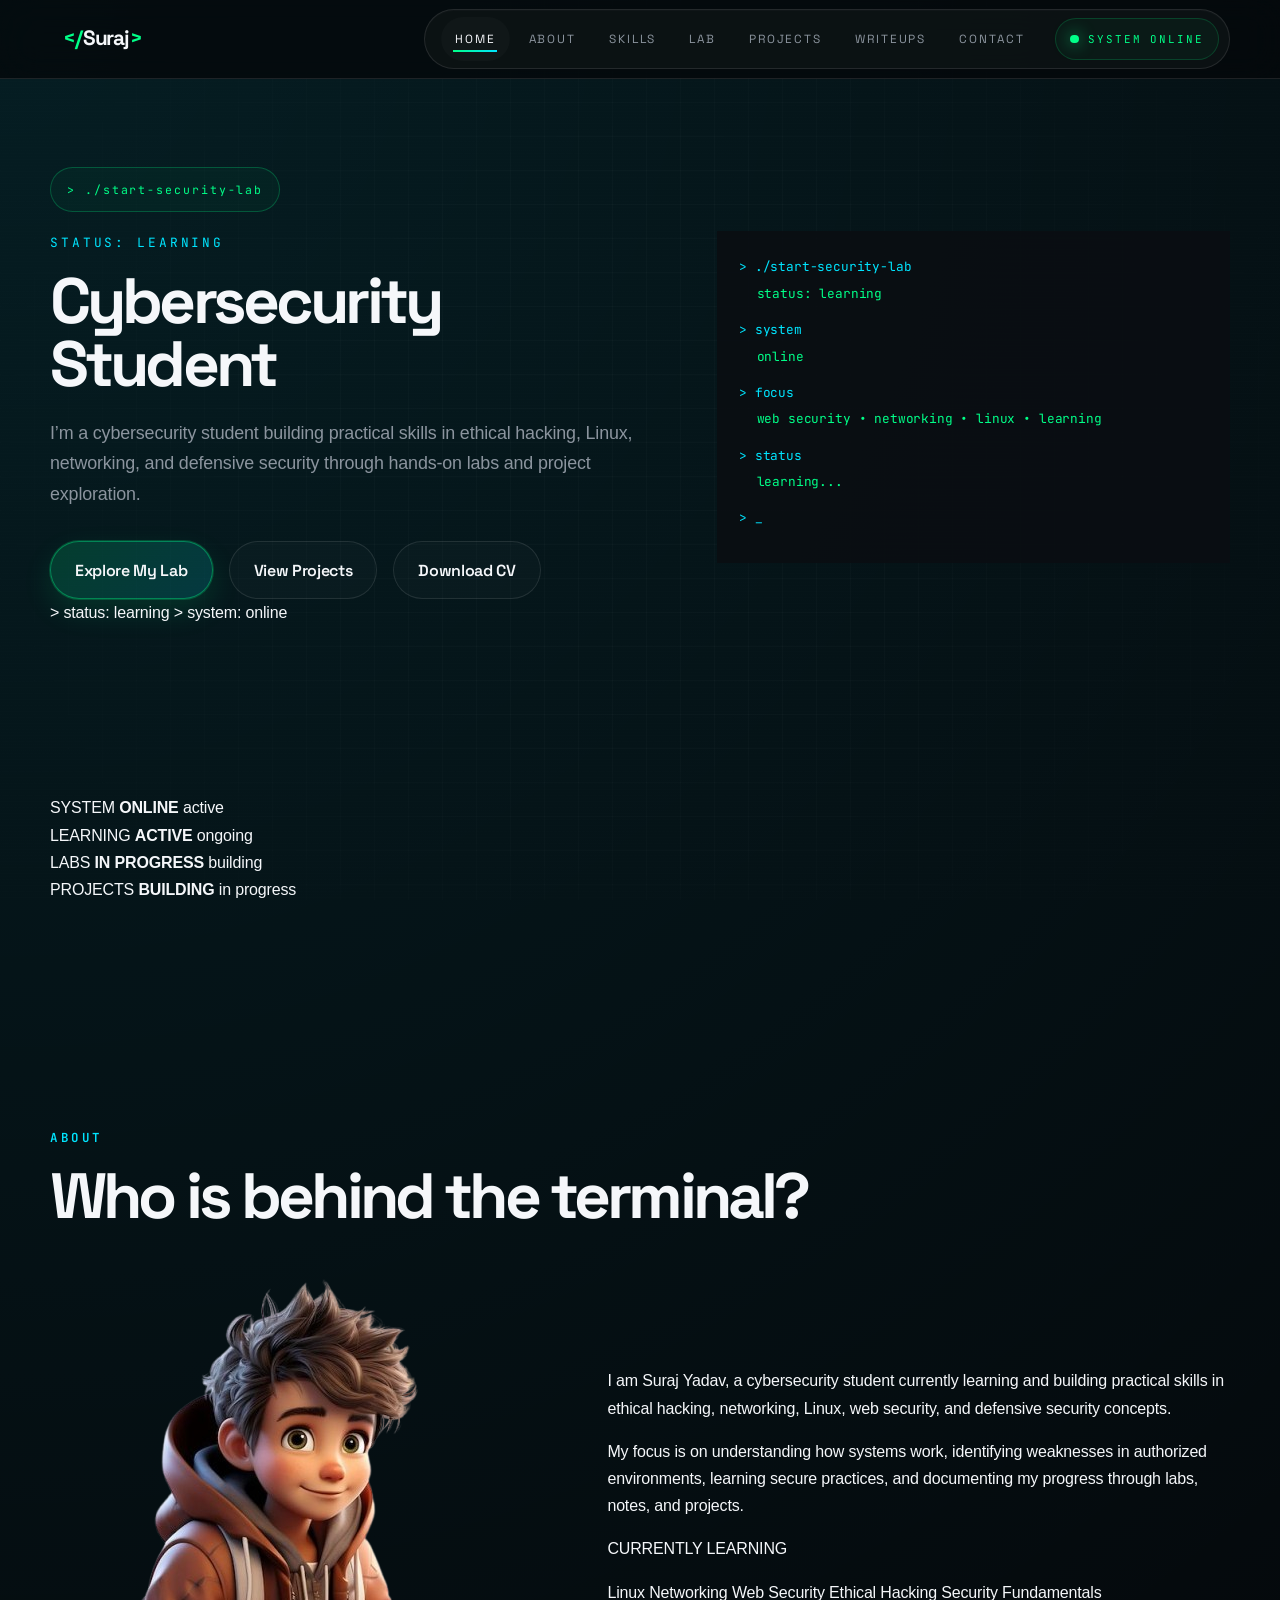
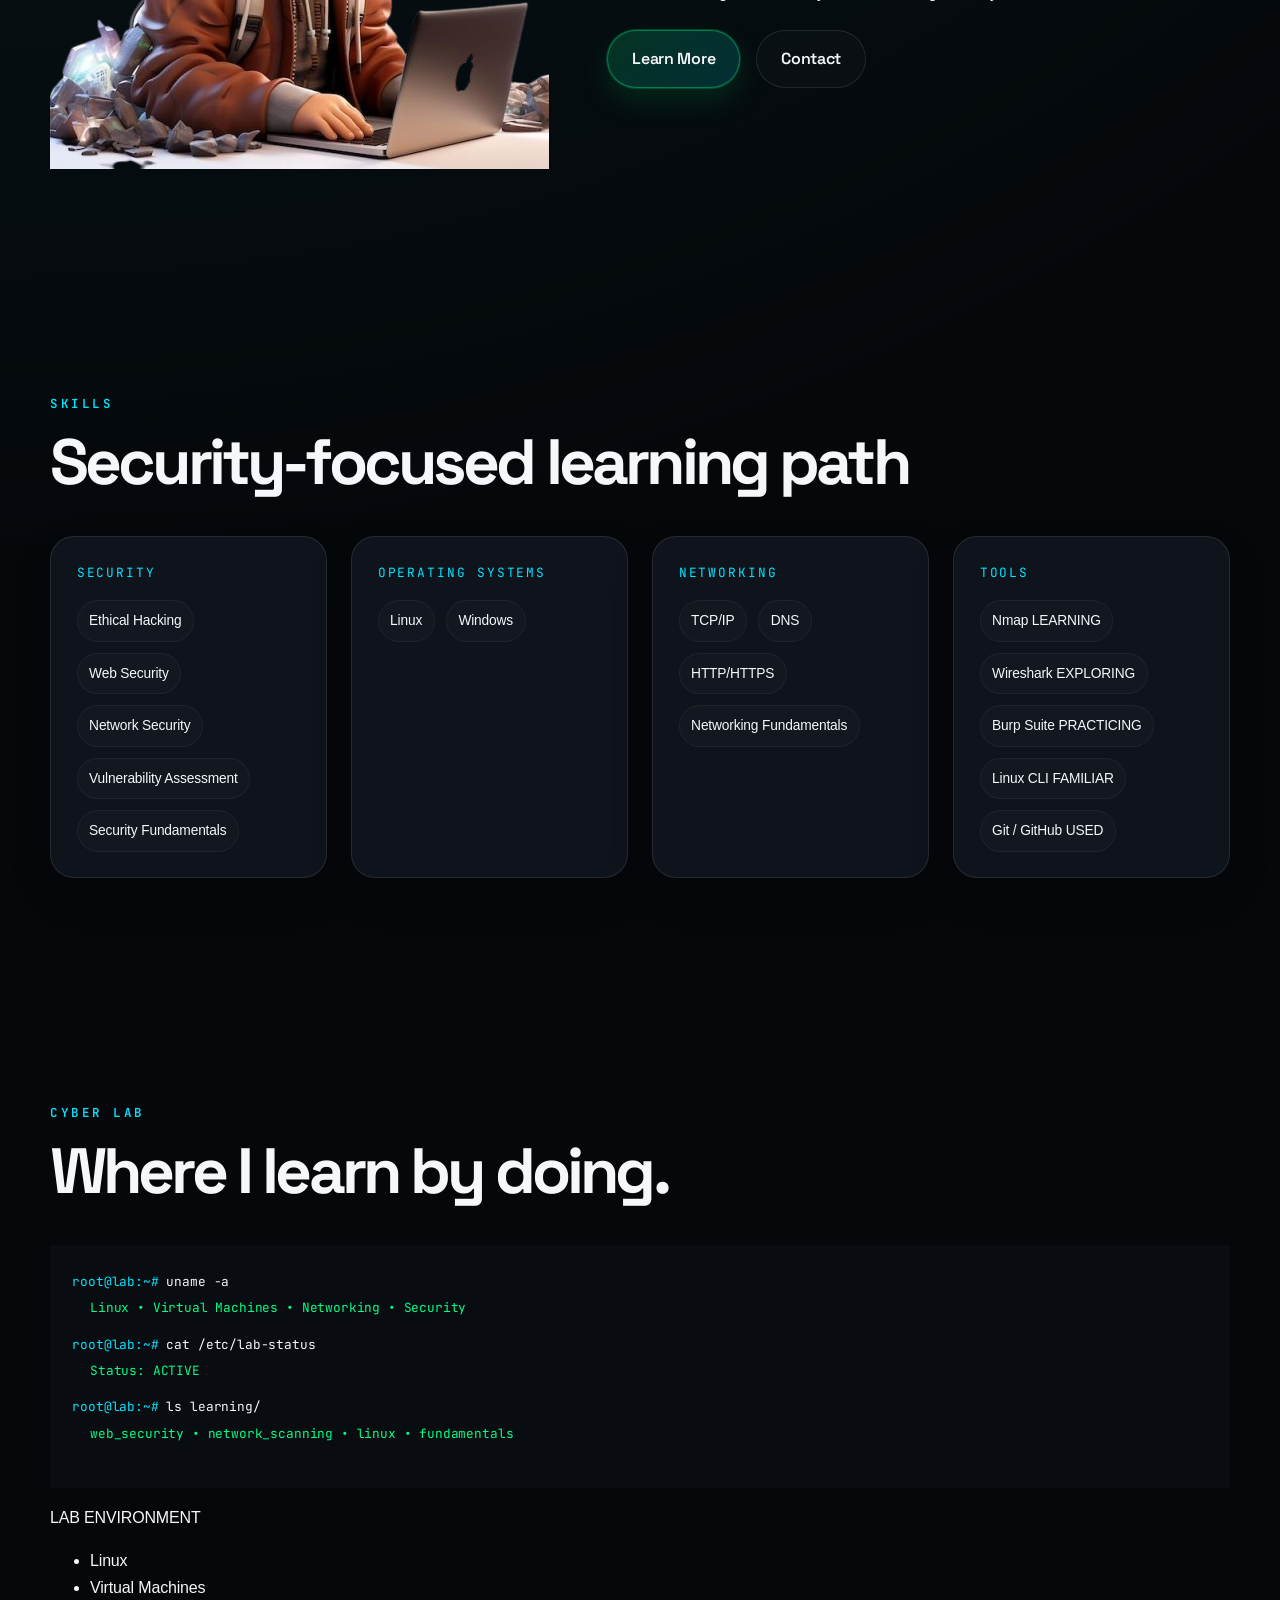
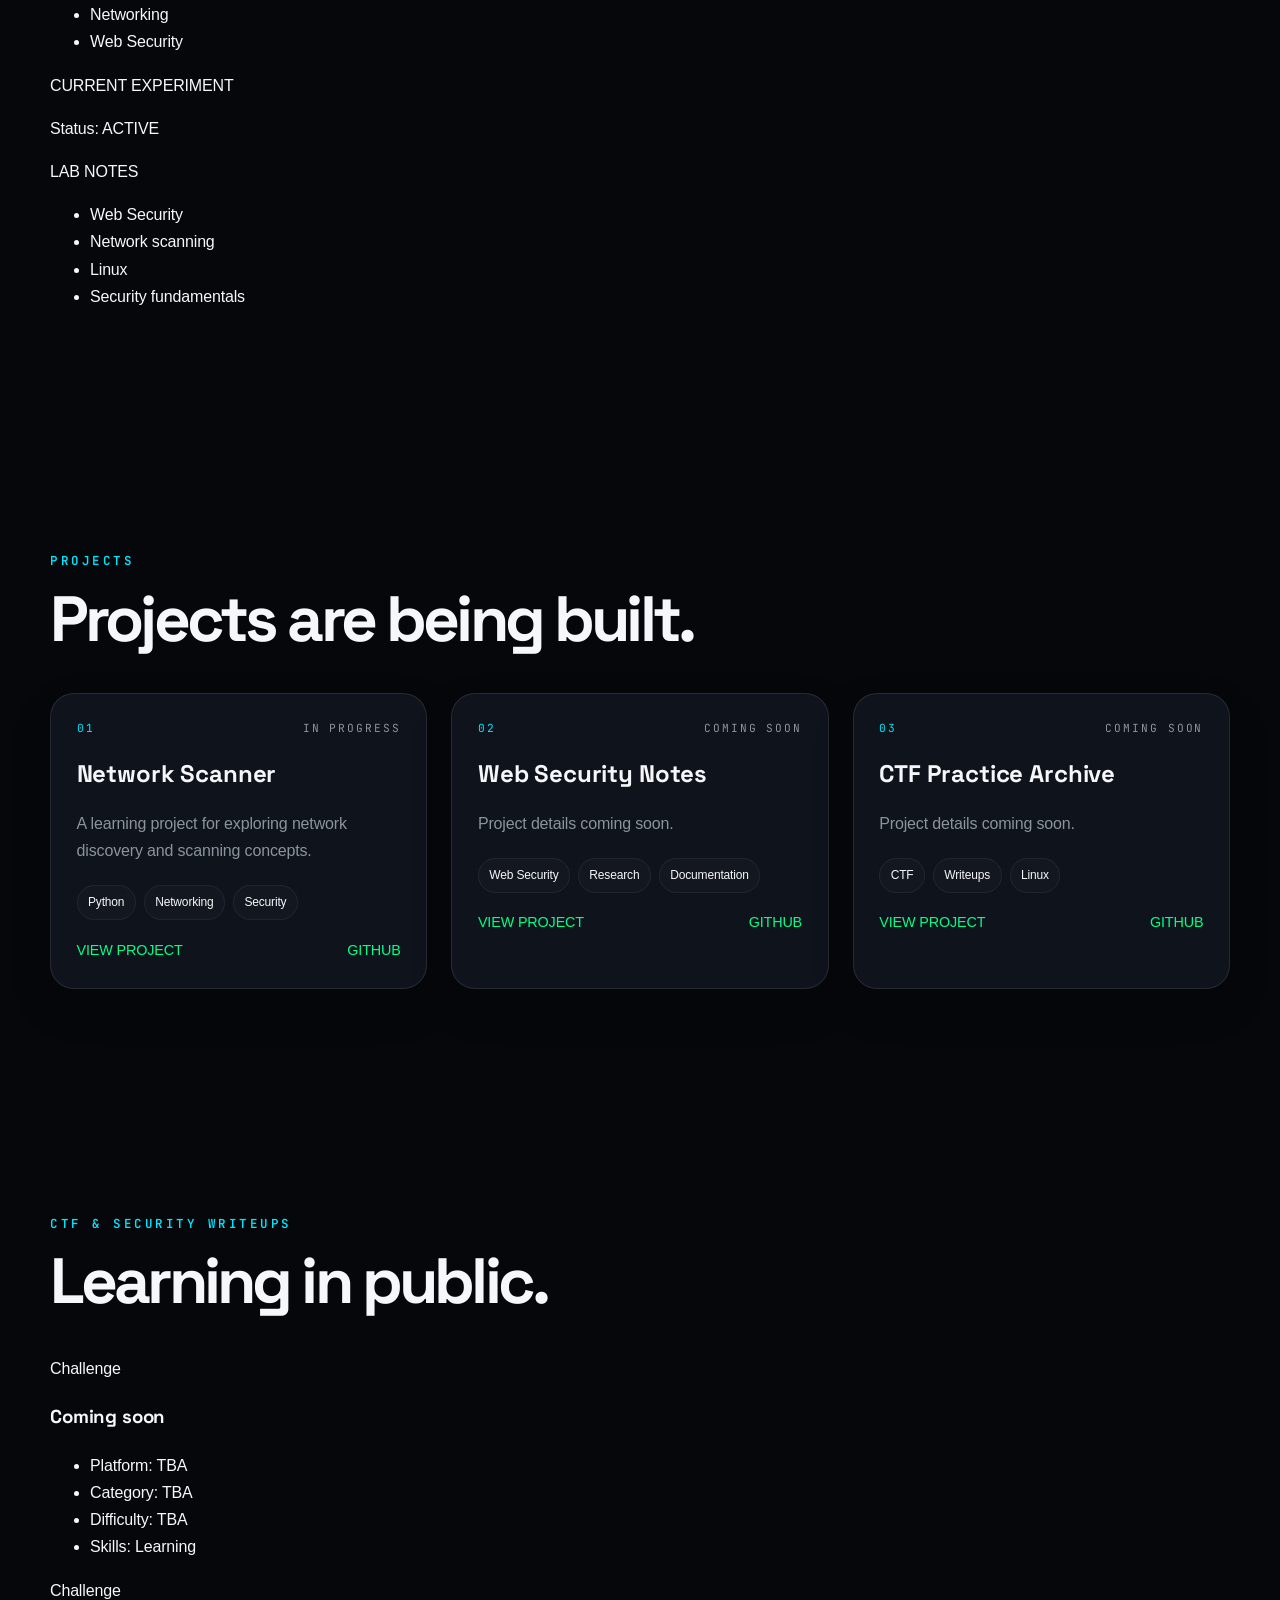
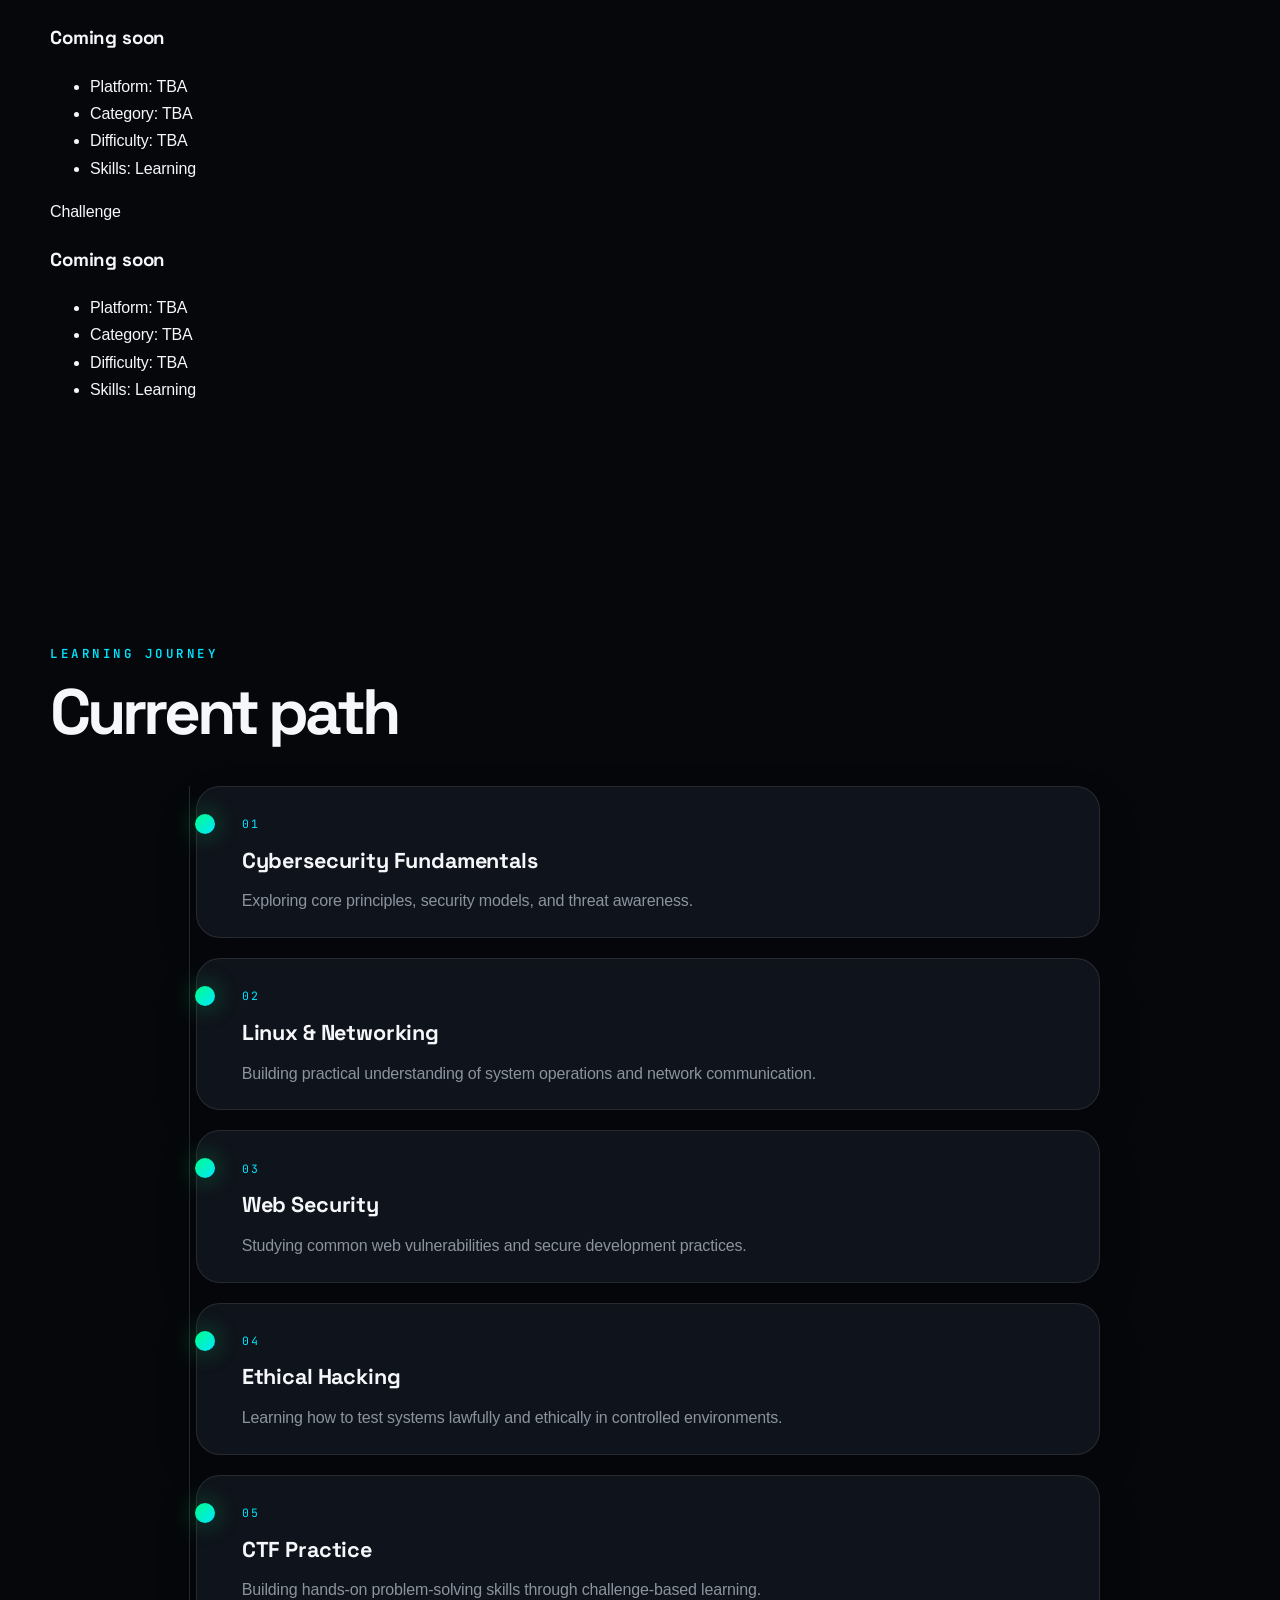
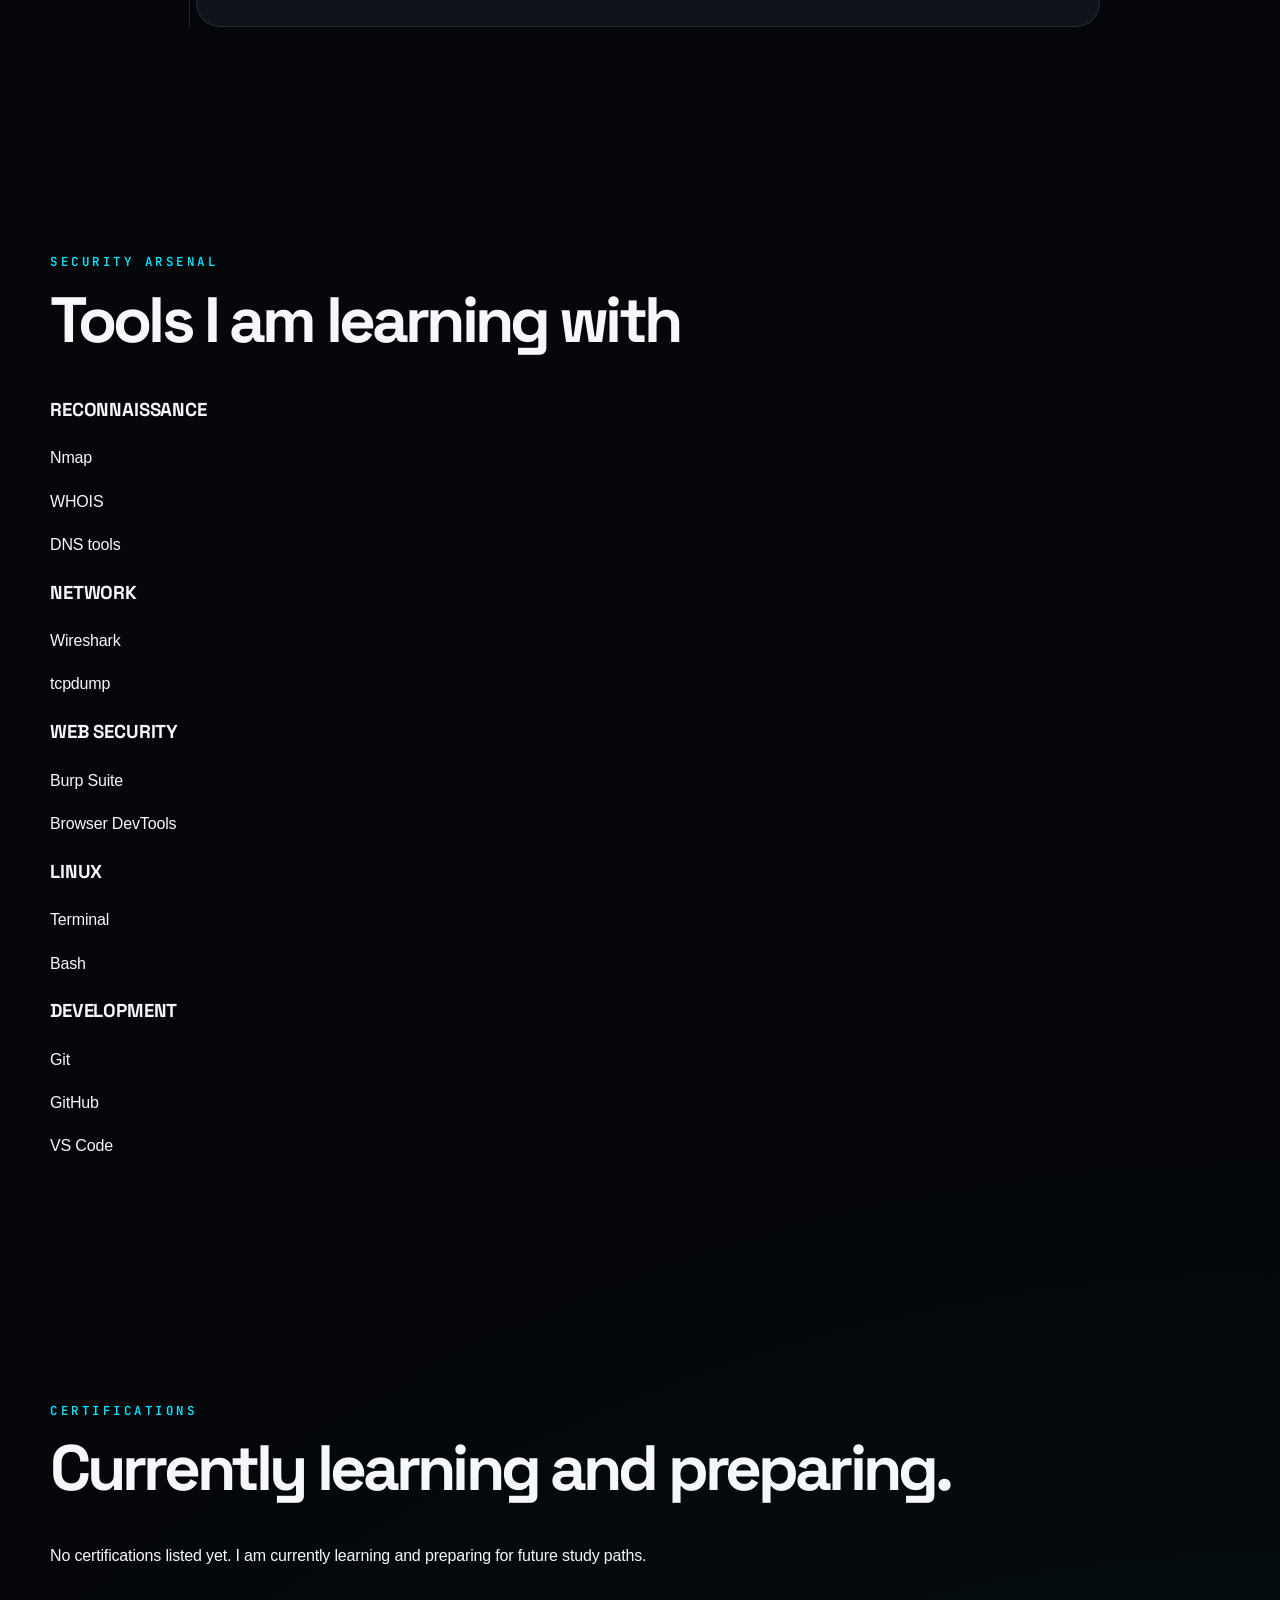
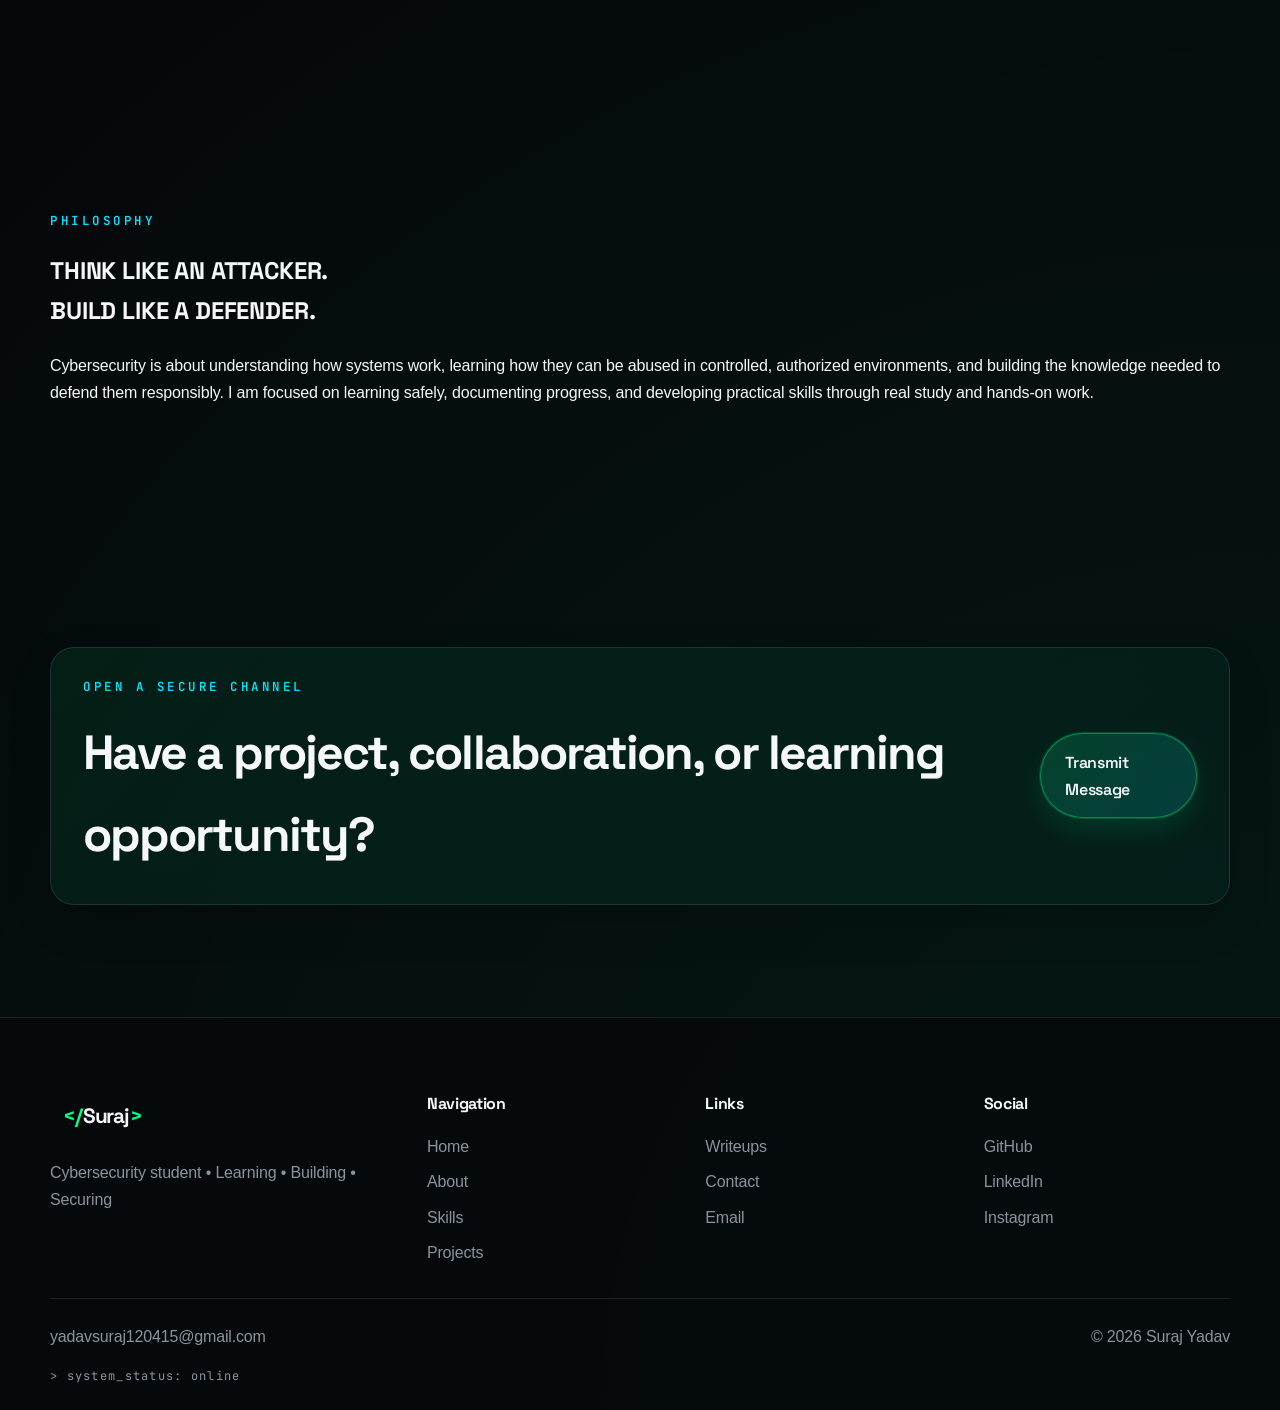
<file: index.html>
<!DOCTYPE html>
<html lang="en">
  <head>
    <meta charset="UTF-8" />
    <meta name="viewport" content="width=device-width, initial-scale=1.0" />
    <title>Suraj Yadav | Cybersecurity Student</title>
    <meta
      name="description"
      content="Suraj Yadav is a cybersecurity student learning ethical hacking, Linux, networking, web security, and defensive security through practical labs and projects."
    />
    <meta property="og:title" content="Suraj Yadav | Cybersecurity Student" />
    <meta property="og:description" content="Cybersecurity student portfolio focused on ethical hacking, network security, Linux, security labs, and project learning." />
    <meta property="og:type" content="website" />
    <meta property="og:image" content="crtn.png" />
    <meta name="theme-color" content="#050608" />
    <link rel="canonical" href="https://example.com/" />
    <link rel="icon" href="data:image/svg+xml,%3Csvg xmlns='http://www.w3.org/2000/svg' viewBox='0 0 64 64'%3E%3Ctext y='52' font-size='54' fill='%2300FF88'%3E/%3C/text%3E%3C/svg%3E" />

    <link rel="preconnect" href="https://fonts.googleapis.com">
    <link rel="preconnect" href="https://fonts.gstatic.com" crossorigin>
    <link href="https://fonts.googleapis.com/css2?family=JetBrains+Mono:wght@400;500;600;700&family=Space+Grotesk:wght@400;500;600;700&display=swap" rel="stylesheet">
    <link rel="stylesheet" href="style.css" />
  </head>
  <body>
    <header class="site-header">
      <nav class="navbar container" aria-label="Main navigation">
        <a class="brand" href="index.html" aria-label="Suraj Yadav home">
          <span class="brand-mark">&lt;/</span>Suraj<span class="brand-mark">&gt;</span>
        </a>

        <button class="nav-toggle" aria-expanded="false" aria-controls="nav-menu" aria-label="Toggle mobile menu">
          <span></span>
          <span></span>
          <span></span>
        </button>

        <div class="nav-panel" id="nav-menu">
          <ul class="nav-links">
            <li><a class="nav-link is-active" href="index.html">HOME</a></li>
            <li><a class="nav-link" href="about.html">ABOUT</a></li>
            <li><a class="nav-link" href="#skills">SKILLS</a></li>
            <li><a class="nav-link" href="#lab">LAB</a></li>
            <li><a class="nav-link" href="#projects">PROJECTS</a></li>
            <li><a class="nav-link" href="#writeups">WRITEUPS</a></li>
            <li><a class="nav-link" href="contact/contact.html">CONTACT</a></li>
          </ul>
          <div class="nav-status" aria-label="System status"><span class="status-dot"></span> SYSTEM ONLINE</div>
        </div>
      </nav>
    </header>

    <main>
      <section class="hero section">
        <div class="container hero-grid">
          <div class="hero-copy reveal">
            <div class="status-badge">&gt; ./start-security-lab</div>
            <p class="eyebrow">status: learning</p>
            <h1>Cybersecurity Student</h1>
            <p class="hero-text">
              I’m a cybersecurity student building practical skills in ethical hacking, Linux, networking, and defensive security through hands-on labs and project exploration.
            </p>

            <div class="hero-actions">
              <a class="btn btn-primary" href="#lab">Explore My Lab</a>
              <a class="btn btn-secondary" href="#projects">View Projects</a>
              <a class="btn btn-secondary" href="Suraj.pdf.pdf" download>Download CV</a>
            </div>

            <div class="status-line">
              <span>&gt; status: learning</span>
              <span>&gt; system: online</span>
            </div>
          </div>

          <div class="hero-visual reveal" aria-label="Cybersecurity terminal panel">
            <div class="terminal-panel">
              <div class="terminal-header">
                <span></span>
                <span></span>
                <span></span>
              </div>
              <div class="terminal-body">
                <div class="terminal-line"><span class="prompt">&gt; ./start-security-lab</span></div>
                <div class="terminal-output">status: learning</div>

                <div class="terminal-line"><span class="prompt">&gt; system</span></div>
                <div class="terminal-output">online</div>

                <div class="terminal-line"><span class="prompt">&gt; focus</span></div>
                <div class="terminal-output">web security • networking • linux • learning</div>

                <div class="terminal-line"><span class="prompt">&gt; status</span></div>
                <div class="terminal-output">learning...</div>

                <div class="terminal-line"><span class="prompt">&gt; _</span></div>
              </div>
            </div>
          </div>
        </div>
      </section>

      <section class="dashboard section">
        <div class="container status-grid">
          <article class="status-card reveal">
            <span class="label">SYSTEM</span>
            <strong>ONLINE</strong>
            <span class="mini-indicator"><i></i> active</span>
          </article>
          <article class="status-card reveal">
            <span class="label">LEARNING</span>
            <strong>ACTIVE</strong>
            <span class="mini-indicator"><i></i> ongoing</span>
          </article>
          <article class="status-card reveal">
            <span class="label">LABS</span>
            <strong>IN PROGRESS</strong>
            <span class="mini-indicator"><i></i> building</span>
          </article>
          <article class="status-card reveal">
            <span class="label">PROJECTS</span>
            <strong>BUILDING</strong>
            <span class="mini-indicator"><i></i> in progress</span>
          </article>
        </div>
      </section>

      <section id="about" class="section about-slab">
        <div class="container about-overview">
          <div class="section-heading reveal">
            <p class="section-label">ABOUT</p>
            <h2>Who is behind the terminal?</h2>
          </div>

          <div class="about-layout">
            <div class="profile-panel reveal">
              <img src="ppic.png" alt="Portrait of Suraj Yadav" loading="lazy" />
            </div>

            <div class="about-copy reveal">
              <p>
                I am Suraj Yadav, a cybersecurity student currently learning and building practical skills in
                ethical hacking, networking, Linux, web security, and defensive security concepts.
              </p>
              <p>
                My focus is on understanding how systems work, identifying weaknesses in authorized environments,
                learning secure practices, and documenting my progress through labs, notes, and projects.
              </p>

              <div class="learning-panel">
                <p class="panel-title">CURRENTLY LEARNING</p>
                <div class="chip-list">
                  <span>Linux</span>
                  <span>Networking</span>
                  <span>Web Security</span>
                  <span>Ethical Hacking</span>
                  <span>Security Fundamentals</span>
                </div>
              </div>

              <div class="hero-actions single-row">
                <a class="btn btn-primary" href="about.html">Learn More</a>
                <a class="btn btn-secondary" href="contact/contact.html">Contact</a>
              </div>
            </div>
          </div>
        </div>
      </section>

      <section id="skills" class="section">
        <div class="container">
          <div class="section-heading reveal">
            <p class="section-label">SKILLS</p>
            <h2>Security-focused learning path</h2>
          </div>

          <div class="skills-grid">
            <article class="skill-card reveal">
              <div class="skill-title">SECURITY</div>
              <ul>
                <li>Ethical Hacking</li>
                <li>Web Security</li>
                <li>Network Security</li>
                <li>Vulnerability Assessment</li>
                <li>Security Fundamentals</li>
              </ul>
            </article>

            <article class="skill-card reveal">
              <div class="skill-title">OPERATING SYSTEMS</div>
              <ul>
                <li>Linux</li>
                <li>Windows</li>
              </ul>
            </article>

            <article class="skill-card reveal">
              <div class="skill-title">NETWORKING</div>
              <ul>
                <li>TCP/IP</li>
                <li>DNS</li>
                <li>HTTP/HTTPS</li>
                <li>Networking Fundamentals</li>
              </ul>
            </article>

            <article class="skill-card reveal">
              <div class="skill-title">TOOLS</div>
              <ul>
                <li>Nmap <span class="tag-state">LEARNING</span></li>
                <li>Wireshark <span class="tag-state">EXPLORING</span></li>
                <li>Burp Suite <span class="tag-state">PRACTICING</span></li>
                <li>Linux CLI <span class="tag-state">FAMILIAR</span></li>
                <li>Git / GitHub <span class="tag-state">USED</span></li>
              </ul>
            </article>
          </div>
        </div>
      </section>

      <section id="lab" class="section lab-section">
        <div class="container">
          <div class="section-heading reveal">
            <p class="section-label">CYBER LAB</p>
            <h2>Where I learn by doing.</h2>
          </div>

          <div class="lab-layout">
            <div class="lab-terminal reveal">
              <div class="terminal-header">
                <span></span>
                <span></span>
                <span></span>
              </div>
              <div class="terminal-body lab-body">
                <div class="terminal-line"><span class="prompt">root@lab:~#</span> uname -a</div>
                <div class="terminal-output">Linux • Virtual Machines • Networking • Security</div>

                <div class="terminal-line"><span class="prompt">root@lab:~#</span> cat /etc/lab-status</div>
                <div class="terminal-output">Status: ACTIVE</div>

                <div class="terminal-line"><span class="prompt">root@lab:~#</span> ls learning/</div>
                <div class="terminal-output">web_security • network_scanning • linux • fundamentals</div>
              </div>
            </div>

            <div class="lab-panel reveal">
              <div class="mini-panel">
                <p class="panel-title">LAB ENVIRONMENT</p>
                <ul>
                  <li>Linux</li>
                  <li>Virtual Machines</li>
                  <li>Networking</li>
                  <li>Web Security</li>
                </ul>
              </div>
              <div class="mini-panel">
                <p class="panel-title">CURRENT EXPERIMENT</p>
                <p>Status: ACTIVE</p>
              </div>
              <div class="mini-panel">
                <p class="panel-title">LAB NOTES</p>
                <ul>
                  <li>Web Security</li>
                  <li>Network scanning</li>
                  <li>Linux</li>
                  <li>Security fundamentals</li>
                </ul>
              </div>
            </div>
          </div>
        </div>
      </section>

      <section id="projects" class="section">
        <div class="container">
          <div class="section-heading reveal">
            <p class="section-label">PROJECTS</p>
            <h2>Projects are being built.</h2>
          </div>

          <div class="projects-grid">
            <article class="project-card reveal">
              <div class="project-card-header">
                <span class="project-kicker">01</span>
                <span class="project-status">IN PROGRESS</span>
              </div>
              <h3>Network Scanner</h3>
              <p>A learning project for exploring network discovery and scanning concepts.</p>
              <ul class="tag-list">
                <li>Python</li>
                <li>Networking</li>
                <li>Security</li>
              </ul>
              <div class="project-links">
                <a href="#">VIEW PROJECT</a>
                <a href="#">GITHUB</a>
              </div>
            </article>

            <article class="project-card reveal">
              <div class="project-card-header">
                <span class="project-kicker">02</span>
                <span class="project-status">COMING SOON</span>
              </div>
              <h3>Web Security Notes</h3>
              <p>Project details coming soon.</p>
              <ul class="tag-list">
                <li>Web Security</li>
                <li>Research</li>
                <li>Documentation</li>
              </ul>
              <div class="project-links">
                <a href="#">VIEW PROJECT</a>
                <a href="#">GITHUB</a>
              </div>
            </article>

            <article class="project-card reveal">
              <div class="project-card-header">
                <span class="project-kicker">03</span>
                <span class="project-status">COMING SOON</span>
              </div>
              <h3>CTF Practice Archive</h3>
              <p>Project details coming soon.</p>
              <ul class="tag-list">
                <li>CTF</li>
                <li>Writeups</li>
                <li>Linux</li>
              </ul>
              <div class="project-links">
                <a href="#">VIEW PROJECT</a>
                <a href="#">GITHUB</a>
              </div>
            </article>
          </div>
        </div>
      </section>

      <section id="writeups" class="section writeup-section">
        <div class="container">
          <div class="section-heading reveal">
            <p class="section-label">CTF &amp; SECURITY WRITEUPS</p>
            <h2>Learning in public.</h2>
          </div>

          <div class="writeup-grid">
            <article class="writeup-card reveal">
              <p class="writeup-tag">Challenge</p>
              <h3>Coming soon</h3>
              <ul>
                <li>Platform: TBA</li>
                <li>Category: TBA</li>
                <li>Difficulty: TBA</li>
                <li>Skills: Learning</li>
              </ul>
            </article>
            <article class="writeup-card reveal">
              <p class="writeup-tag">Challenge</p>
              <h3>Coming soon</h3>
              <ul>
                <li>Platform: TBA</li>
                <li>Category: TBA</li>
                <li>Difficulty: TBA</li>
                <li>Skills: Learning</li>
              </ul>
            </article>
            <article class="writeup-card reveal">
              <p class="writeup-tag">Challenge</p>
              <h3>Coming soon</h3>
              <ul>
                <li>Platform: TBA</li>
                <li>Category: TBA</li>
                <li>Difficulty: TBA</li>
                <li>Skills: Learning</li>
              </ul>
            </article>
          </div>
        </div>
      </section>

      <section class="section timeline-section">
        <div class="container">
          <div class="section-heading reveal">
            <p class="section-label">LEARNING JOURNEY</p>
            <h2>Current path</h2>
          </div>

          <div class="timeline reveal">
            <div class="timeline-item">
              <div class="timeline-dot"></div>
              <div class="timeline-content">
                <span class="timeline-year">01</span>
                <h3>Cybersecurity Fundamentals</h3>
                <p>Exploring core principles, security models, and threat awareness.</p>
              </div>
            </div>
            <div class="timeline-item">
              <div class="timeline-dot"></div>
              <div class="timeline-content">
                <span class="timeline-year">02</span>
                <h3>Linux &amp; Networking</h3>
                <p>Building practical understanding of system operations and network communication.</p>
              </div>
            </div>
            <div class="timeline-item">
              <div class="timeline-dot"></div>
              <div class="timeline-content">
                <span class="timeline-year">03</span>
                <h3>Web Security</h3>
                <p>Studying common web vulnerabilities and secure development practices.</p>
              </div>
            </div>
            <div class="timeline-item">
              <div class="timeline-dot"></div>
              <div class="timeline-content">
                <span class="timeline-year">04</span>
                <h3>Ethical Hacking</h3>
                <p>Learning how to test systems lawfully and ethically in controlled environments.</p>
              </div>
            </div>
            <div class="timeline-item">
              <div class="timeline-dot"></div>
              <div class="timeline-content">
                <span class="timeline-year">05</span>
                <h3>CTF Practice</h3>
                <p>Building hands-on problem-solving skills through challenge-based learning.</p>
              </div>
            </div>
          </div>
        </div>
      </section>

      <section class="section tools-section">
        <div class="container">
          <div class="section-heading reveal">
            <p class="section-label">SECURITY ARSENAL</p>
            <h2>Tools I am learning with</h2>
          </div>

          <div class="tool-grid">
            <article class="tool-card reveal"><h3>RECONNAISSANCE</h3><p>Nmap</p><p>WHOIS</p><p>DNS tools</p></article>
            <article class="tool-card reveal"><h3>NETWORK</h3><p>Wireshark</p><p>tcpdump</p></article>
            <article class="tool-card reveal"><h3>WEB SECURITY</h3><p>Burp Suite</p><p>Browser DevTools</p></article>
            <article class="tool-card reveal"><h3>LINUX</h3><p>Terminal</p><p>Bash</p></article>
            <article class="tool-card reveal"><h3>DEVELOPMENT</h3><p>Git</p><p>GitHub</p><p>VS Code</p></article>
          </div>
        </div>
      </section>

      <section class="section certification-section">
        <div class="container">
          <div class="section-heading reveal">
            <p class="section-label">CERTIFICATIONS</p>
            <h2>Currently learning and preparing.</h2>
          </div>
          <div class="empty-state reveal">
            <p>No certifications listed yet. I am currently learning and preparing for future study paths.</p>
          </div>
        </div>
      </section>

      <section class="section philosophy-section">
        <div class="container">
          <div class="philosophy-box reveal">
            <p class="section-label">PHILOSOPHY</p>
            <h2>THINK LIKE AN ATTACKER.<br />BUILD LIKE A DEFENDER.</h2>
            <p>
              Cybersecurity is about understanding how systems work, learning how they can be abused in controlled,
              authorized environments, and building the knowledge needed to defend them responsibly. I am focused on
              learning safely, documenting progress, and developing practical skills through real study and hands-on work.
            </p>
          </div>
        </div>
      </section>

      <section class="section contact-banner">
        <div class="container cta-panel reveal">
          <div>
            <p class="section-label">OPEN A SECURE CHANNEL</p>
            <h2>Have a project, collaboration, or learning opportunity?</h2>
          </div>
          <a class="btn btn-primary" href="contact/contact.html">Transmit Message</a>
        </div>
      </section>
    </main>

    <footer class="site-footer">
      <div class="container footer-grid">
        <div class="footer-brand">
          <a class="brand" href="index.html">
            <span class="brand-mark">&lt;/</span>Suraj<span class="brand-mark">&gt;</span>
          </a>
          <p>Cybersecurity student • Learning • Building • Securing</p>
        </div>

        <div class="footer-column">
          <h3>Navigation</h3>
          <ul>
            <li><a href="index.html">Home</a></li>
            <li><a href="about.html">About</a></li>
            <li><a href="#skills">Skills</a></li>
            <li><a href="#projects">Projects</a></li>
          </ul>
        </div>

        <div class="footer-column">
          <h3>Links</h3>
          <ul>
            <li><a href="#writeups">Writeups</a></li>
            <li><a href="contact/contact.html">Contact</a></li>
            <li><a href="mailto:yadavsuraj120415@gmail.com">Email</a></li>
          </ul>
        </div>

        <div class="footer-column">
          <h3>Social</h3>
          <ul>
            <li><a href="https://github.com/" target="_blank" rel="noreferrer noopener">GitHub</a></li>
            <li><a href="https://www.linkedin.com/" target="_blank" rel="noreferrer noopener">LinkedIn</a></li>
            <li><a href="https://www.instagram.com/" target="_blank" rel="noreferrer noopener">Instagram</a></li>
          </ul>
        </div>
      </div>

      <div class="footer-meta">
        <span>yadavsuraj120415@gmail.com</span>
        <span>© <span id="year"></span> Suraj Yadav</span>
      </div>
      <div class="terminal-status">&gt; system_status: online</div>
    </footer>

    <script src="script.js"></script>
  </body>
</html>
</file>
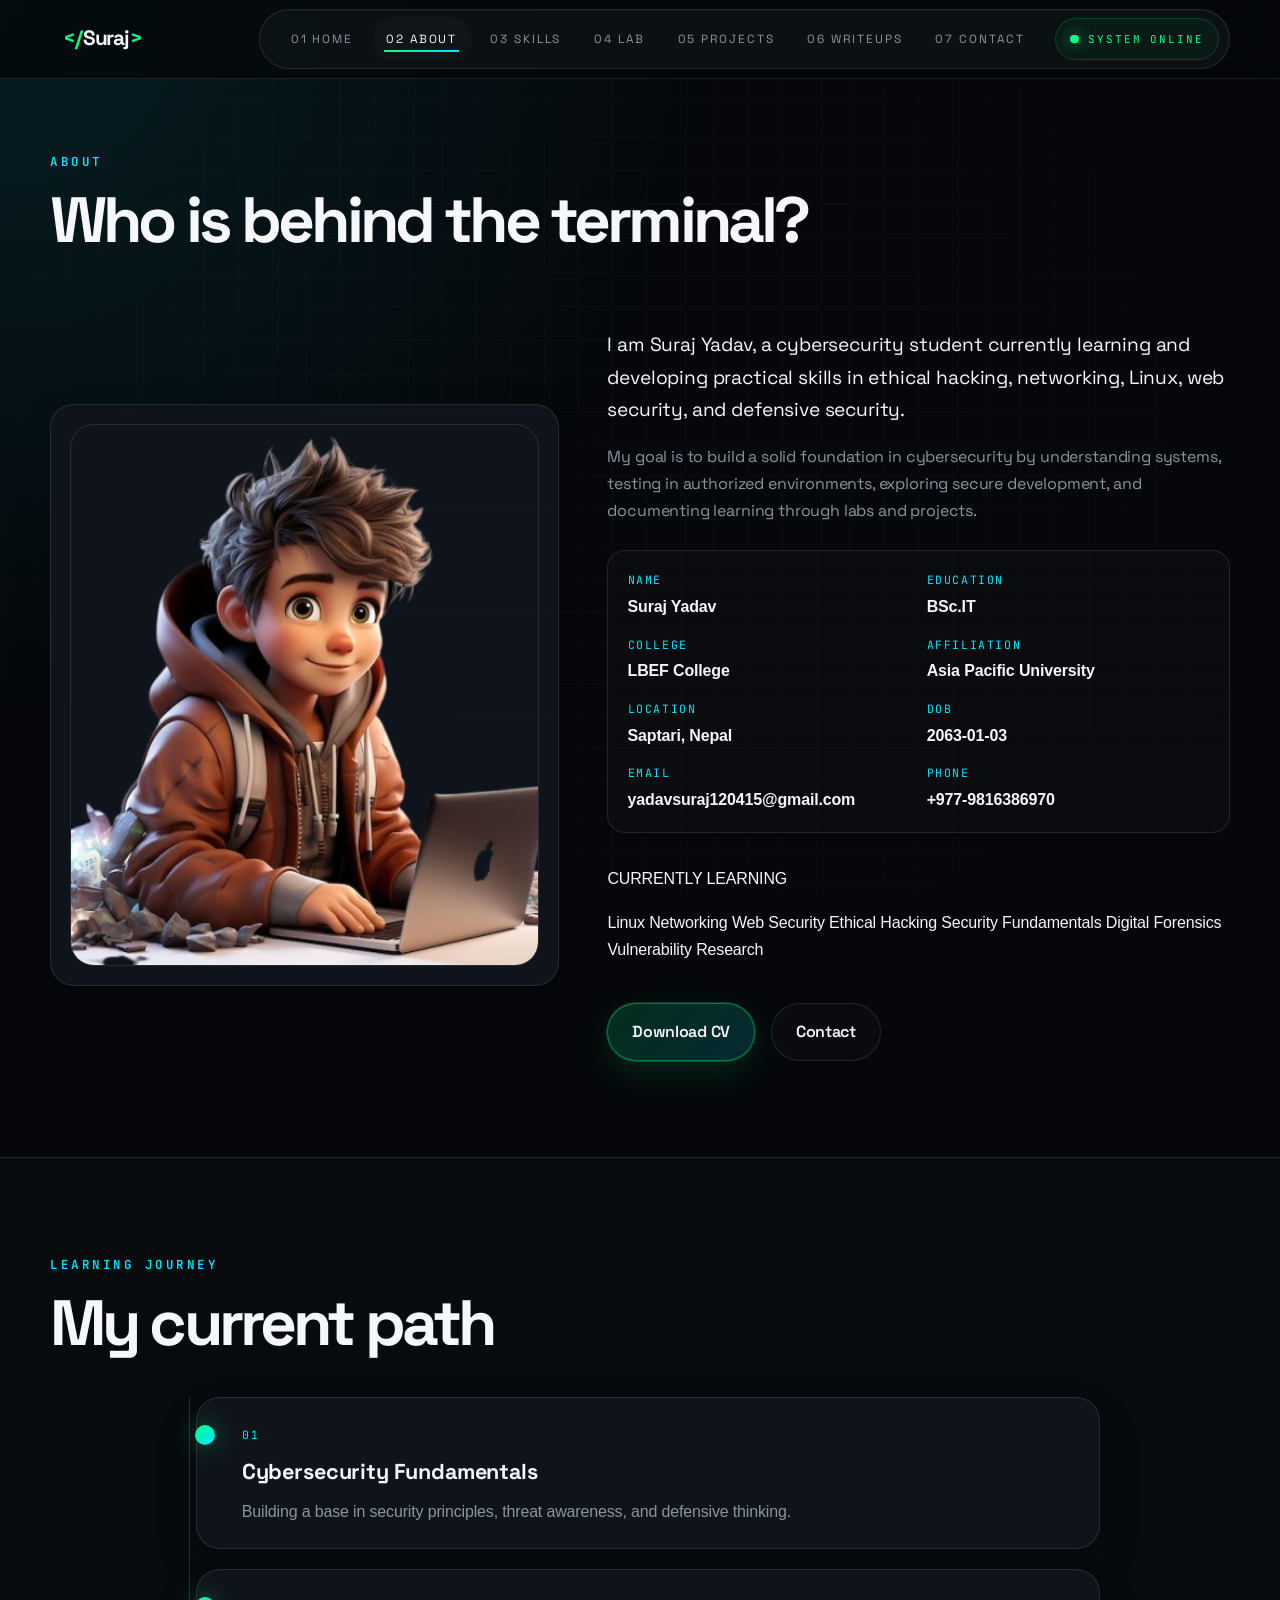
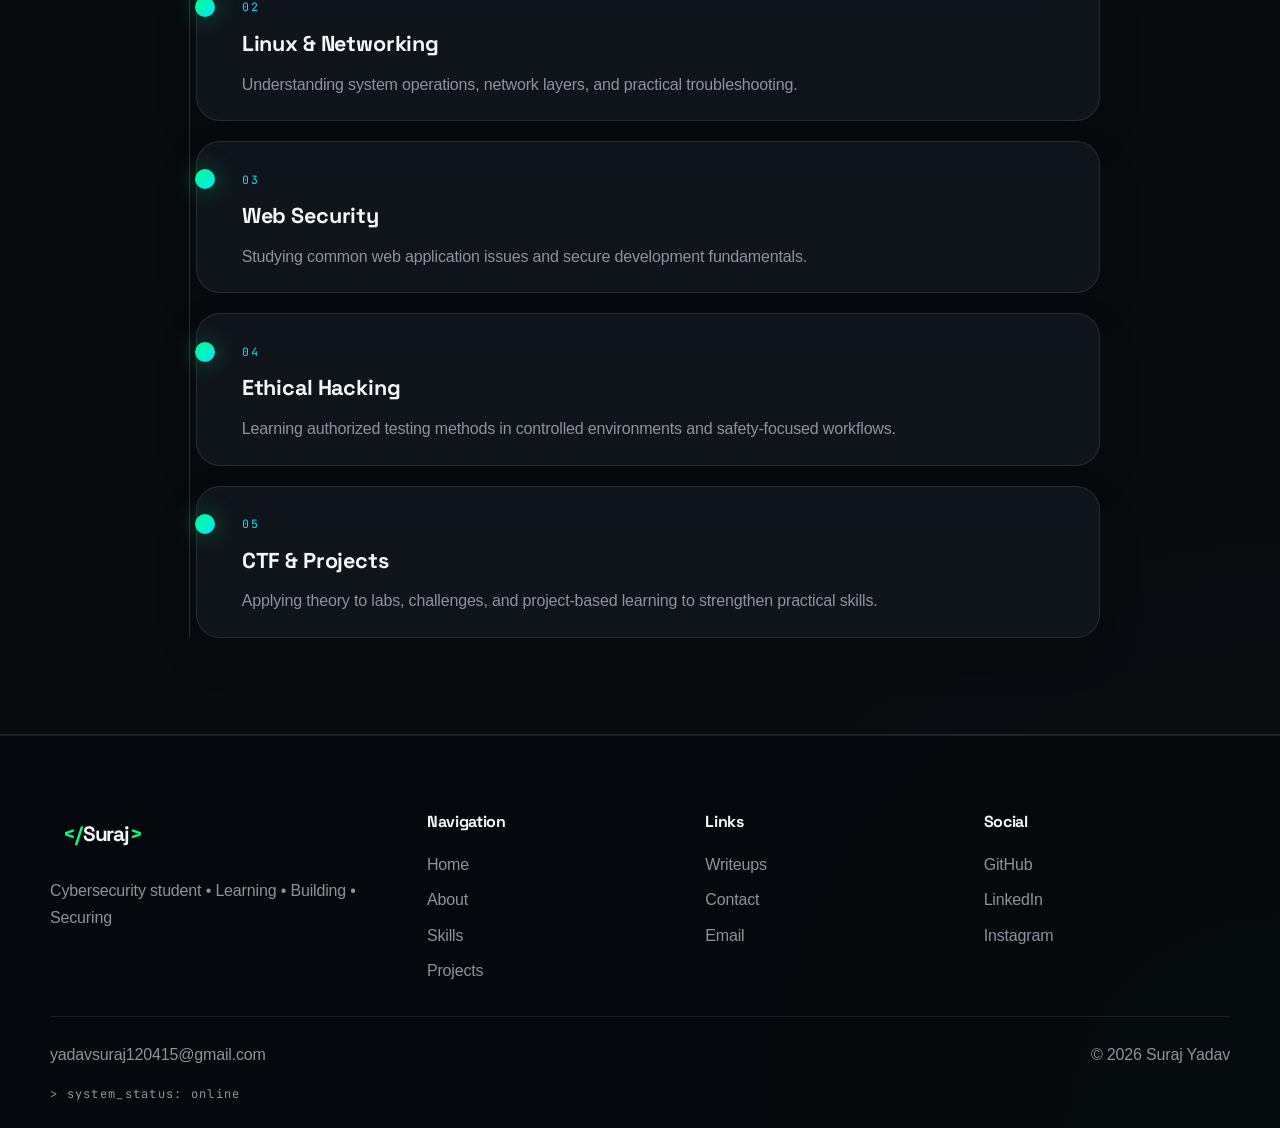
<file: about.html>
<!DOCTYPE html>
<html lang="en">
  <head>
    <meta charset="UTF-8" />
    <meta name="viewport" content="width=device-width, initial-scale=1.0" />
    <title>About | Suraj Yadav</title>
    <meta
      name="description"
      content="About Suraj Yadav, a cybersecurity student learning ethical hacking, Linux, networking, web security, and defensive security through hands-on practice."
    />
    <meta property="og:title" content="About | Suraj Yadav" />
    <meta property="og:description" content="Cybersecurity student learning and building practical skills in security." />
    <meta property="og:type" content="website" />
    <link rel="canonical" href="https://example.com/about" />

    <link rel="preconnect" href="https://fonts.googleapis.com">
    <link rel="preconnect" href="https://fonts.gstatic.com" crossorigin>
    <link href="https://fonts.googleapis.com/css2?family=JetBrains+Mono:wght@400;500;600;700&family=Space+Grotesk:wght@400;500;600;700&display=swap" rel="stylesheet">
    <link rel="stylesheet" href="style.css" />
  </head>
  <body>
    <header class="site-header">
      <nav class="navbar container" aria-label="Main navigation">
        <a class="brand" href="index.html" aria-label="Suraj Yadav home">
          <span class="brand-mark">&lt;/</span>Suraj<span class="brand-mark">&gt;</span>
        </a>

        <button class="nav-toggle" aria-expanded="false" aria-controls="nav-menu" aria-label="Toggle mobile menu">
          <span></span>
          <span></span>
          <span></span>
        </button>

        <div class="nav-panel" id="nav-menu">
          <ul class="nav-links">
            <li><a class="nav-link" href="index.html">01 HOME</a></li>
            <li><a class="nav-link is-active" href="about.html">02 ABOUT</a></li>
            <li><a class="nav-link" href="index.html#skills">03 SKILLS</a></li>
            <li><a class="nav-link" href="index.html#lab">04 LAB</a></li>
            <li><a class="nav-link" href="index.html#projects">05 PROJECTS</a></li>
            <li><a class="nav-link" href="index.html#writeups">06 WRITEUPS</a></li>
            <li><a class="nav-link" href="contact/contact.html">07 CONTACT</a></li>
          </ul>
          <div class="nav-status" aria-label="System status"><span class="status-dot"></span> SYSTEM ONLINE</div>
        </div>
      </nav>
    </header>

    <main>
      <section class="page-section about-page reveal">
        <div class="container about-hero">
          <div class="section-heading align-left">
            <p class="section-label">ABOUT</p>
            <h1>Who is behind the terminal?</h1>
          </div>

          <div class="about-layout">
            <div class="profile-card">
              <div class="profile-image-frame">
                <img src="ppic.png" alt="Portrait photograph of Suraj Yadav" loading="lazy" />
              </div>
            </div>

            <div class="profile-copy">
              <p class="intro-copy">
                I am Suraj Yadav, a cybersecurity student currently learning and developing practical skills in
                ethical hacking, networking, Linux, web security, and defensive security.
              </p>
              <p>
                My goal is to build a solid foundation in cybersecurity by understanding systems, testing in
                authorized environments, exploring secure development, and documenting learning through labs and projects.
              </p>

              <div class="info-panel">
                <div><span>Name</span><strong>Suraj Yadav</strong></div>
                <div><span>Education</span><strong>BSc.IT</strong></div>
                <div><span>College</span><strong>LBEF College</strong></div>
                <div><span>Affiliation</span><strong>Asia Pacific University</strong></div>
                <div><span>Location</span><strong>Saptari, Nepal</strong></div>
                <div><span>DOB</span><strong>2063-01-03</strong></div>
                <div><span>Email</span><a href="mailto:yadavsuraj120415@gmail.com">yadavsuraj120415@gmail.com</a></div>
                <div><span>Phone</span><a href="tel:+9779816386970">+977-9816386970</a></div>
              </div>

              <div class="learning-panel">
                <p class="panel-title">CURRENTLY LEARNING</p>
                <div class="chip-list">
                  <span>Linux</span>
                  <span>Networking</span>
                  <span>Web Security</span>
                  <span>Ethical Hacking</span>
                  <span>Security Fundamentals</span>
                  <span>Digital Forensics</span>
                  <span>Vulnerability Research</span>
                </div>
              </div>

              <div class="hero-actions single-row">
                <a class="btn btn-primary" href="Suraj.pdf.pdf" download>Download CV</a>
                <a class="btn btn-secondary" href="contact/contact.html">Contact</a>
              </div>
            </div>
          </div>
        </div>
      </section>

      <section class="page-section journey-section">
        <div class="container">
          <div class="section-heading reveal">
            <p class="section-label">LEARNING JOURNEY</p>
            <h2>My current path</h2>
          </div>

          <div class="timeline reveal" aria-label="Learning timeline">
            <div class="timeline-item">
              <div class="timeline-dot"></div>
              <div class="timeline-content">
                <span class="timeline-year">01</span>
                <h3>Cybersecurity Fundamentals</h3>
                <p>Building a base in security principles, threat awareness, and defensive thinking.</p>
              </div>
            </div>

            <div class="timeline-item">
              <div class="timeline-dot"></div>
              <div class="timeline-content">
                <span class="timeline-year">02</span>
                <h3>Linux &amp; Networking</h3>
                <p>Understanding system operations, network layers, and practical troubleshooting.</p>
              </div>
            </div>

            <div class="timeline-item">
              <div class="timeline-dot"></div>
              <div class="timeline-content">
                <span class="timeline-year">03</span>
                <h3>Web Security</h3>
                <p>Studying common web application issues and secure development fundamentals.</p>
              </div>
            </div>

            <div class="timeline-item">
              <div class="timeline-dot"></div>
              <div class="timeline-content">
                <span class="timeline-year">04</span>
                <h3>Ethical Hacking</h3>
                <p>Learning authorized testing methods in controlled environments and safety-focused workflows.</p>
              </div>
            </div>

            <div class="timeline-item">
              <div class="timeline-dot"></div>
              <div class="timeline-content">
                <span class="timeline-year">05</span>
                <h3>CTF &amp; Projects</h3>
                <p>Applying theory to labs, challenges, and project-based learning to strengthen practical skills.</p>
              </div>
            </div>
          </div>
        </div>
      </section>
    </main>

    <footer class="site-footer">
      <div class="container footer-grid">
        <div class="footer-brand">
          <a class="brand" href="index.html">
            <span class="brand-mark">&lt;/</span>Suraj<span class="brand-mark">&gt;</span>
          </a>
          <p>Cybersecurity student • Learning • Building • Securing</p>
        </div>

        <div class="footer-column">
          <h3>Navigation</h3>
          <ul>
            <li><a href="index.html">Home</a></li>
            <li><a href="about.html">About</a></li>
            <li><a href="index.html#skills">Skills</a></li>
            <li><a href="index.html#projects">Projects</a></li>
          </ul>
        </div>

        <div class="footer-column">
          <h3>Links</h3>
          <ul>
            <li><a href="index.html#writeups">Writeups</a></li>
            <li><a href="contact/contact.html">Contact</a></li>
            <li><a href="mailto:yadavsuraj120415@gmail.com">Email</a></li>
          </ul>
        </div>

        <div class="footer-column">
          <h3>Social</h3>
          <ul>
            <li><a href="https://github.com/" target="_blank" rel="noreferrer noopener">GitHub</a></li>
            <li><a href="https://www.linkedin.com/" target="_blank" rel="noreferrer noopener">LinkedIn</a></li>
            <li><a href="https://www.instagram.com/" target="_blank" rel="noreferrer noopener">Instagram</a></li>
          </ul>
        </div>
      </div>

      <div class="footer-meta">
        <span>yadavsuraj120415@gmail.com</span>
        <span>© <span id="year"></span> Suraj Yadav</span>
      </div>

      <div class="terminal-status">&gt; system_status: online</div>
    </footer>

    <script src="script.js"></script>
  </body>
</html>
</file>
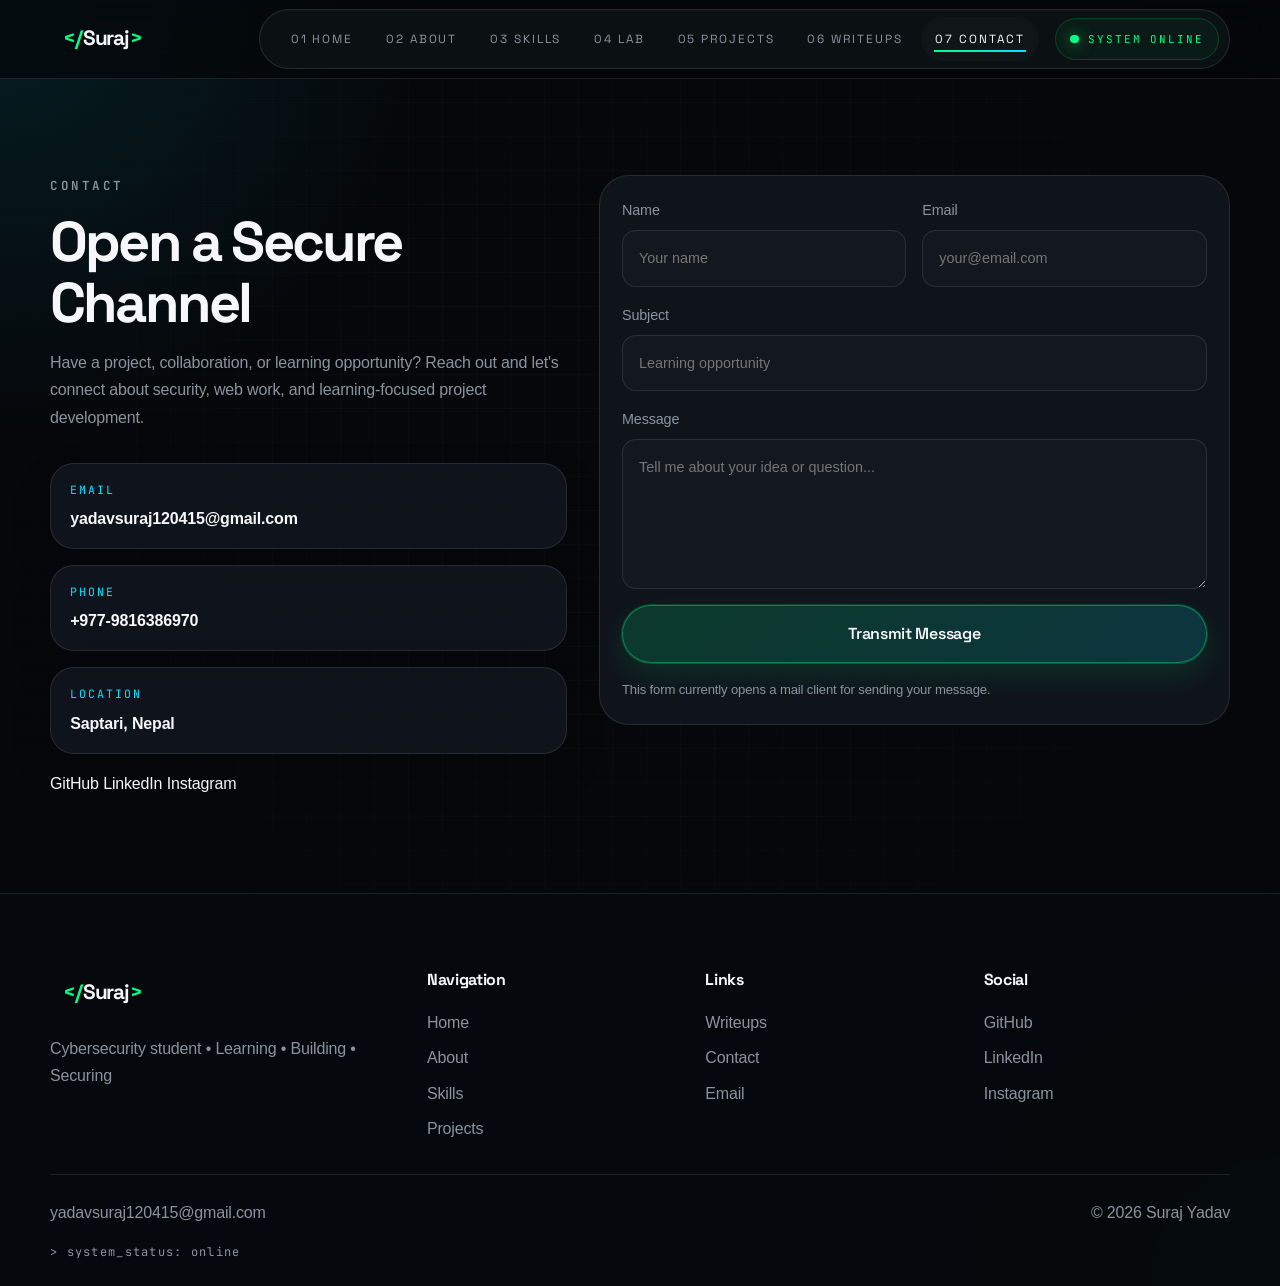
<file: contact/contact.html>
<!DOCTYPE html>
<html lang="en">
  <head>
    <meta charset="UTF-8" />
    <meta name="viewport" content="width=device-width, initial-scale=1.0" />
    <title>Contact | Suraj Yadav</title>
    <meta
      name="description"
      content="Contact Suraj Yadav about cybersecurity learning, projects, collaboration, or security-focused web work."
    />
    <meta property="og:title" content="Contact | Suraj Yadav" />
    <meta property="og:description" content="Open a secure channel for learning and collaboration." />
    <meta property="og:type" content="website" />
    <link rel="canonical" href="https://example.com/contact" />

    <link rel="preconnect" href="https://fonts.googleapis.com">
    <link rel="preconnect" href="https://fonts.gstatic.com" crossorigin>
    <link href="https://fonts.googleapis.com/css2?family=JetBrains+Mono:wght@400;500;600;700&family=Space+Grotesk:wght@400;500;600;700&display=swap" rel="stylesheet">
    <link rel="stylesheet" href="../style.css" />
  </head>
  <body>
    <header class="site-header">
      <nav class="navbar container" aria-label="Main navigation">
        <a class="brand" href="../index.html" aria-label="Suraj Yadav home">
          <span class="brand-mark">&lt;/</span>Suraj<span class="brand-mark">&gt;</span>
        </a>

        <button class="nav-toggle" aria-expanded="false" aria-controls="nav-menu" aria-label="Toggle mobile menu">
          <span></span>
          <span></span>
          <span></span>
        </button>

        <div class="nav-panel" id="nav-menu">
          <ul class="nav-links">
            <li><a class="nav-link" href="../index.html">01 HOME</a></li>
            <li><a class="nav-link" href="../about.html">02 ABOUT</a></li>
            <li><a class="nav-link" href="../index.html#skills">03 SKILLS</a></li>
            <li><a class="nav-link" href="../index.html#lab">04 LAB</a></li>
            <li><a class="nav-link" href="../index.html#projects">05 PROJECTS</a></li>
            <li><a class="nav-link" href="../index.html#writeups">06 WRITEUPS</a></li>
            <li><a class="nav-link is-active" href="contact.html">07 CONTACT</a></li>
          </ul>
          <div class="nav-status" aria-label="System status"><span class="status-dot"></span> SYSTEM ONLINE</div>
        </div>
      </nav>
    </header>

    <main>
      <section class="page-section contact-page">
        <div class="container contact-layout">
          <div class="contact-copy reveal">
            <p class="section-label">CONTACT</p>
            <h2>Open a Secure Channel</h2>
            <p>
              Have a project, collaboration, or learning opportunity? Reach out and let's connect about security,
              web work, and learning-focused project development.
            </p>

            <div class="contact-cards">
              <div class="contact-card">
                <span>Email</span>
                <a href="mailto:yadavsuraj120415@gmail.com">yadavsuraj120415@gmail.com</a>
              </div>
              <div class="contact-card">
                <span>Phone</span>
                <a href="tel:+9779816386970">+977-9816386970</a>
              </div>
              <div class="contact-card">
                <span>Location</span>
                <strong>Saptari, Nepal</strong>
              </div>
            </div>

            <div class="chip-list contact-links">
              <a href="https://github.com/" target="_blank" rel="noreferrer noopener">GitHub</a>
              <a href="https://www.linkedin.com/" target="_blank" rel="noreferrer noopener">LinkedIn</a>
              <a href="https://www.instagram.com/" target="_blank" rel="noreferrer noopener">Instagram</a>
            </div>
          </div>

          <div class="contact-form-wrap reveal">
            <form class="contact-form" id="contactForm" action="mailto:yadavsuraj120415@gmail.com" method="post" enctype="text/plain">
              <div class="form-row">
                <label>
                  Name
                  <input type="text" name="name" placeholder="Your name" required />
                </label>
                <label>
                  Email
                  <input type="email" name="email" placeholder="your@email.com" required />
                </label>
              </div>

              <label>
                Subject
                <input type="text" name="subject" placeholder="Learning opportunity" required />
              </label>

              <label>
                Message
                <textarea name="message" placeholder="Tell me about your idea or question..." required></textarea>
              </label>

              <button class="btn btn-primary" type="submit">Transmit Message</button>
              <p class="form-note">This form currently opens a mail client for sending your message.</p>
            </form>
          </div>
        </div>
      </section>
    </main>

    <footer class="site-footer">
      <div class="container footer-grid">
        <div class="footer-brand">
          <a class="brand" href="../index.html">
            <span class="brand-mark">&lt;/</span>Suraj<span class="brand-mark">&gt;</span>
          </a>
          <p>Cybersecurity student • Learning • Building • Securing</p>
        </div>

        <div class="footer-column">
          <h3>Navigation</h3>
          <ul>
            <li><a href="../index.html">Home</a></li>
            <li><a href="../about.html">About</a></li>
            <li><a href="../index.html#skills">Skills</a></li>
            <li><a href="../index.html#projects">Projects</a></li>
          </ul>
        </div>

        <div class="footer-column">
          <h3>Links</h3>
          <ul>
            <li><a href="../index.html#writeups">Writeups</a></li>
            <li><a href="contact.html">Contact</a></li>
            <li><a href="mailto:yadavsuraj120415@gmail.com">Email</a></li>
          </ul>
        </div>

        <div class="footer-column">
          <h3>Social</h3>
          <ul>
            <li><a href="https://github.com/" target="_blank" rel="noreferrer noopener">GitHub</a></li>
            <li><a href="https://www.linkedin.com/" target="_blank" rel="noreferrer noopener">LinkedIn</a></li>
            <li><a href="https://www.instagram.com/" target="_blank" rel="noreferrer noopener">Instagram</a></li>
          </ul>
        </div>
      </div>

      <div class="footer-meta">
        <span>yadavsuraj120415@gmail.com</span>
        <span>© <span id="year"></span> Suraj Yadav</span>
      </div>

      <div class="terminal-status">&gt; system_status: online</div>
    </footer>

    <script src="../script.js"></script>
  </body>
</html>
</file>
<file: style.css>
:root {
  --bg: #05070a;
  --bg-soft: #0b1016;
  --panel: rgba(15, 22, 30, 0.76);
  --panel-strong: rgba(11, 17, 25, 0.96);
  --card: rgba(18, 24, 31, 0.92);
  --card-alt: rgba(12, 18, 23, 0.88);
  --primary: #00ff88;
  --secondary: #00e5ff;
  --accent: #7c6ef6;
  --text: #f5f7fa;
  --muted: #8b949e;
  --border: rgba(255, 255, 255, 0.1);
  --shadow: 0 30px 80px rgba(0, 0, 0, 0.45);
  --radius: 24px;
  --container: min(1180px, calc(100% - 2rem));
}

* {
  box-sizing: border-box;
}

html {
  scroll-behavior: smooth;
}

body {
  margin: 0;
  font-family: "Sora", sans-serif;
  background:
    radial-gradient(circle at top left, rgba(0, 229, 255, 0.1), transparent 24%),
    radial-gradient(circle at bottom right, rgba(0, 255, 136, 0.08), transparent 20%),
    var(--bg);
  color: var(--text);
  line-height: 1.7;
  letter-spacing: -0.01em;
  overflow-x: hidden;
  -webkit-font-smoothing: antialiased;
  text-rendering: optimizeLegibility;
}

h1,
h2,
h3,
h4,
h5,
h6,
.brand,
.section-heading h1,
.section-heading h2,
.hero-copy h1,
.contact-copy h2,
.cta-panel h2 {
  font-family: "Space Grotesk", "Sora", sans-serif;
}

body::before {
  content: "";
  position: fixed;
  inset: 0;
  background-image:
    linear-gradient(rgba(255, 255, 255, 0.02) 1px, transparent 1px),
    linear-gradient(90deg, rgba(255, 255, 255, 0.02) 1px, transparent 1px);
  background-size: 34px 34px;
  mask-image: radial-gradient(circle at center, black 35%, transparent 100%);
  pointer-events: none;
  z-index: -2;
}

body::after {
  content: "";
  position: fixed;
  inset: 0;
  background: repeating-linear-gradient(
    to bottom,
    rgba(255, 255, 255, 0.02),
    rgba(255, 255, 255, 0.02) 1px,
    transparent 1px,
    transparent 3px
  );
  opacity: 0.34;
  pointer-events: none;
  z-index: -1;
}

img {
  max-width: 100%;
  display: block;
}

a {
  color: inherit;
  text-decoration: none;
}

button,
input,
textarea {
  font: inherit;
}

button {
  cursor: pointer;
}

.container {
  width: var(--container);
  margin: 0 auto;
}

.section {
  padding: 7rem 0;
}

.section-label {
  margin: 0 0 0.9rem;
  color: var(--secondary);
  font-size: 0.78rem;
  letter-spacing: 0.22rem;
  font-weight: 600;
  font-family: "JetBrains Mono", monospace;
}

.section-heading {
  margin-bottom: 2.5rem;
}

.section-heading h1,
.section-heading h2 {
  margin: 0;
  font-weight: 700;
  line-height: 1.05;
  letter-spacing: -0.06em;
  font-size: clamp(2.2rem, 5vw, 4rem);
}

.align-left {
  text-align: left;
}

.reveal {
  opacity: 0;
  transform: translateY(24px);
  transition: opacity 0.7s ease, transform 0.7s ease;
}

.reveal.is-visible {
  opacity: 1;
  transform: translateY(0);
}

.brand {
  display: inline-flex;
  align-items: center;
  gap: 0.1rem;
  font-size: clamp(1.3rem, 1.6vw, 1.8rem);
  font-weight: 800;
  letter-spacing: -0.06em;
  padding: 0.55rem 0.8rem;
  border-radius: 12px;
  font-family: "Space Grotesk", "Sora", sans-serif;
}

.brand:hover {
  background: rgba(255, 255, 255, 0.02);
}

.brand-mark {
  color: var(--primary);
}

.site-header {
  position: sticky;
  top: 0;
  z-index: 1000;
  backdrop-filter: blur(18px);
  background: rgba(5, 7, 10, 0.76);
  border-bottom: 1px solid var(--border);
}

.navbar {
  display: flex;
  align-items: center;
  justify-content: space-between;
  min-height: 78px;
  gap: 1.25rem;
}

.nav-panel {
  display: flex;
  align-items: center;
  gap: 1rem;
  padding: 0.45rem 0.6rem 0.45rem 1rem;
  border: 1px solid var(--border);
  border-radius: 999px;
  background: rgba(14, 20, 22, 0.8);
  box-shadow: inset 0 1px 0 rgba(255,255,255,0.02);
}

.nav-links {
  display: flex;
  align-items: center;
  gap: 0.25rem;
  list-style: none;
  padding: 0;
  margin: 0;
}

.nav-link {
  position: relative;
  display: inline-flex;
  align-items: center;
  justify-content: center;
  padding: 0.72rem 0.9rem;
  border-radius: 999px;
  font-size: 0.74rem;
  letter-spacing: 0.12rem;
  font-family: "Space Grotesk", "Sora", sans-serif;
  color: var(--muted);
  transition: color 0.2s ease, background 0.2s ease, transform 0.2s ease;
}

.nav-link::after {
  content: "";
  position: absolute;
  left: 0.8rem;
  right: 0.8rem;
  bottom: 0.55rem;
  height: 2px;
  background: linear-gradient(90deg, var(--primary), var(--secondary));
  transform: scaleX(0);
  transform-origin: left;
  transition: transform 0.25s ease;
}

.nav-link:hover,
.nav-link.is-active {
  color: var(--text);
  background: rgba(255, 255, 255, 0.02);
}

.nav-link:hover::after,
.nav-link.is-active::after {
  transform: scaleX(1);
}

.nav-status {
  display: inline-flex;
  align-items: center;
  gap: 0.55rem;
  padding: 0.7rem 0.9rem;
  border: 1px solid rgba(0,255,136,0.18);
  border-radius: 999px;
  background: rgba(0,255,136,0.04);
  color: var(--primary);
  font-size: 0.68rem;
  letter-spacing: 0.12rem;
  font-family: "JetBrains Mono", monospace;
}

.btn {
  display: inline-flex;
  align-items: center;
  justify-content: center;
  border-radius: 999px;
  padding: 0.9rem 1.5rem;
  font-weight: 600;
  border: 1px solid transparent;
  letter-spacing: -0.02em;
  font-family: "Space Grotesk", "Sora", sans-serif;
  transition: transform 0.25s ease, box-shadow 0.25s ease, border-color 0.25s ease, background 0.25s ease;
}

.btn:hover,
.btn:focus-visible {
  transform: translateY(-2px);
}

.btn-primary {
  background: linear-gradient(135deg, rgba(0, 255, 136, 0.16), rgba(0, 229, 255, 0.16));
  border-color: rgba(0, 255, 136, 0.38);
  color: var(--text);
  box-shadow: 0 0 0 1px rgba(0, 255, 136, 0.2), 0 12px 30px rgba(0, 255, 136, 0.12);
}

.btn-secondary {
  background: rgba(255, 255, 255, 0.02);
  border-color: var(--border);
  color: var(--text);
}

.btn-primary:hover,
.btn-primary:focus-visible {
  box-shadow: 0 0 0 1px rgba(0, 255, 136, 0.3), 0 16px 34px rgba(0, 255, 136, 0.18);
}

.btn-nav {
  padding-inline: 1.2rem;
}

.nav-toggle {
  display: none;
  flex-direction: column;
  justify-content: center;
  gap: 5px;
  width: 46px;
  height: 46px;
  background: rgba(255, 255, 255, 0.02);
  border: 1px solid var(--border);
  border-radius: 12px;
}

.nav-toggle span {
  width: 22px;
  height: 2px;
  background: var(--text);
  margin: 0 auto;
  transition: transform 0.25s ease, opacity 0.25s ease;
}

.nav-toggle.is-open span:nth-child(1) {
  transform: translateY(7px) rotate(45deg);
}

.nav-toggle.is-open span:nth-child(2) {
  opacity: 0;
}

.nav-toggle.is-open span:nth-child(3) {
  transform: translateY(-7px) rotate(-45deg);
}

.hero {
  position: relative;
  padding-top: 5.5rem;
  padding-bottom: 3.5rem;
}

.hero-grid {
  display: grid;
  grid-template-columns: 1.08fr 0.92fr;
  align-items: center;
  gap: clamp(2rem, 5vw, 4rem);
}

.eyebrow {
  margin: 0 0 1rem;
  color: var(--secondary);
  font-size: 0.8rem;
  letter-spacing: 0.18rem;
  font-family: "JetBrains Mono", monospace;
  text-transform: uppercase;
}

.hero-copy h1 {
  margin: 0;
  max-width: 620px;
  font-size: clamp(2.7rem, 5vw, 5rem);
  line-height: 0.98;
  letter-spacing: -0.06em;
}

.hero-copy h1 span {
  background: linear-gradient(135deg, var(--primary) 0%, var(--secondary) 100%);
  -webkit-background-clip: text;
  background-clip: text;
  color: transparent;
}

.hero-text {
  max-width: 620px;
  margin: 1.4rem 0 0;
  color: var(--muted);
  font-size: clamp(1rem, 1.4vw, 1.12rem);
}

.hero-actions {
  display: flex;
  flex-wrap: wrap;
  gap: 1rem;
  margin-top: 2rem;
}

.single-row {
  margin-top: 1.5rem;
}

.inline-link {
  display: inline-block;
  margin-top: 1.4rem;
  color: var(--secondary);
  font-family: "JetBrains Mono", monospace;
}

.status-badge {
  display: inline-flex;
  align-items: center;
  gap: 0.7rem;
  padding: 0.72rem 1rem;
  border-radius: 999px;
  border: 1px solid rgba(0, 255, 136, 0.24);
  background: rgba(0, 255, 136, 0.04);
  color: var(--primary);
  font-family: "JetBrains Mono", monospace;
  font-size: 0.72rem;
  letter-spacing: 0.12rem;
  margin-bottom: 1.3rem;
}

.status-dot {
  width: 0.56rem;
  height: 0.56rem;
  border-radius: 50%;
  background: var(--primary);
  box-shadow: 0 0 16px rgba(0, 255, 136, 0.8);
}

.hero-visual {
  position: relative;
}

.portrait-shell {
  position: relative;
  display: grid;
  place-items: center;
  padding: 2rem;
  min-height: 620px;
  border: 1px solid var(--border);
  border-radius: 32px;
  background: linear-gradient(180deg, rgba(9, 15, 21, 0.9), rgba(5, 7, 10, 0.8));
  box-shadow: var(--shadow);
  overflow: hidden;
}

.portrait-shell::before {
  content: "";
  position: absolute;
  inset: 18px;
  border: 1px solid rgba(255, 255, 255, 0.08);
  border-radius: 26px;
}

.portrait-shell::after {
  content: "";
  position: absolute;
  inset: 0;
  background: linear-gradient(135deg, rgba(0, 229, 255, 0.06), transparent 45%, rgba(0, 255, 136, 0.06));
  pointer-events: none;
}

.portrait-shell img {
  position: relative;
  z-index: 1;
  width: min(100%, 430px);
  filter: drop-shadow(0 24px 60px rgba(0, 229, 255, 0.18));
}

.code-tag {
  position: absolute;
  z-index: 2;
  padding: 0.56rem 0.75rem;
  font-size: 0.7rem;
  font-family: "JetBrains Mono", monospace;
  letter-spacing: 0.12rem;
  color: var(--secondary);
  background: rgba(5, 7, 10, 0.7);
  border: 1px solid rgba(0, 229, 255, 0.2);
  border-radius: 999px;
  backdrop-filter: blur(8px);
}

.code-tag-top {
  top: 1.5rem;
  left: 1.6rem;
}

.code-tag-mid {
  top: 16rem;
  right: 1.2rem;
}

.code-tag-low {
  bottom: 1.6rem;
  left: 2rem;
}

.scroll-indicator {
  display: flex;
  justify-content: center;
  margin-top: 1.6rem;
}

.scroll-indicator span {
  width: 1.5rem;
  height: 2.5rem;
  border: 1px solid rgba(255, 255, 255, 0.2);
  border-radius: 999px;
  position: relative;
}

.scroll-indicator span::before {
  content: "";
  position: absolute;
  left: 50%;
  transform: translateX(-50%);
  top: 0.5rem;
  width: 0.35rem;
  height: 0.7rem;
  border-radius: 999px;
  background: var(--secondary);
  animation: scroll 1.8s ease-in-out infinite;
}

@keyframes scroll {
  0% { opacity: 0; transform: translate(-50%, 0); }
  30% { opacity: 1; }
  100% { opacity: 0; transform: translate(-50%, 0.7rem); }
}

.terminal-section {
  padding-top: 0;
}

.terminal-window {
  width: min(100%, 900px);
  margin: 0 auto;
  background: var(--panel-strong);
  border: 1px solid var(--border);
  border-radius: 18px;
  overflow: hidden;
  box-shadow: var(--shadow);
}

.terminal-bar {
  display: flex;
  align-items: center;
  gap: 0.5rem;
  padding: 0.9rem 1rem;
  background: rgba(255, 255, 255, 0.02);
  border-bottom: 1px solid var(--border);
}

.terminal-bar span {
  display: block;
  width: 11px;
  height: 11px;
  border-radius: 50%;
}

.terminal-bar span:nth-child(1) { background: #ff5f57; }
.terminal-bar span:nth-child(2) { background: #ffbd2e; }
.terminal-bar span:nth-child(3) { background: #28c840; }

.terminal-body {
  padding: 1.6rem 1.4rem 1.8rem;
  font-family: "JetBrains Mono", monospace;
  color: var(--text);
  background: rgba(10, 14, 18, 0.9);
}

.terminal-line,
.terminal-output {
  font-size: clamp(0.8rem, 1vw, 1rem);
}

.terminal-line {
  margin-bottom: 0.3rem;
}

.prompt {
  color: var(--secondary);
}

.type {
  color: var(--text);
  display: inline-block;
  position: relative;
  overflow: hidden;
  width: 0;
  white-space: nowrap;
  animation: typing 2.2s steps(20, end) 0.2s forwards;
}

@keyframes typing {
  from { width: 0; }
  to { width: 100%; }
}

.terminal-output {
  margin: 0 0 0.9rem 1.1rem;
  color: var(--primary);
}

.skills-grid,
.projects-grid,
.services-grid {
  display: grid;
  gap: 1.5rem;
}

.skills-grid {
  grid-template-columns: repeat(4, minmax(0, 1fr));
}

.skill-card,
.project-card,
.service-card,
.contact-info,
.cta-panel,
.profile-card,
.timeline-item,
.contact-card {
  background: rgba(17, 22, 29, 0.9);
  border: 1px solid var(--border);
  border-radius: var(--radius);
  box-shadow: 0 18px 45px rgba(0, 0, 0, 0.12);
}

.skill-card {
  padding: 1.6rem;
  transition: transform 0.3s ease, border-color 0.3s ease;
}

.skill-card:hover,
.project-card:hover,
.service-card:hover {
  transform: translateY(-5px);
  border-color: rgba(0, 255, 136, 0.32);
}

.skill-title {
  margin-bottom: 1rem;
  color: var(--secondary);
  font-family: "JetBrains Mono", monospace;
  letter-spacing: 0.12rem;
  font-size: 0.8rem;
}

.skill-card ul {
  list-style: none;
  padding: 0;
  margin: 0;
  display: flex;
  flex-wrap: wrap;
  gap: 0.7rem;
}

.skill-card li {
  padding: 0.5rem 0.72rem;
  border-radius: 999px;
  background: rgba(255, 255, 255, 0.02);
  color: var(--text);
  border: 1px solid rgba(255, 255, 255, 0.05);
  font-size: 0.86rem;
}

.security-section {
  background: rgba(10, 13, 17, 0.82);
  border-top: 1px solid var(--border);
  border-bottom: 1px solid var(--border);
}

.security-shell {
  display: grid;
  grid-template-columns: 1.08fr 0.92fr;
  gap: 2rem;
  align-items: center;
}

.security-copy h2 {
  margin: 0;
  font-size: clamp(2rem, 4vw, 3.3rem);
  letter-spacing: -0.04em;
  line-height: 1.08;
}

.security-copy p {
  margin-top: 1.2rem;
  color: var(--muted);
}

.security-points {
  display: flex;
  flex-direction: column;
  gap: 0.8rem;
  margin-top: 1.6rem;
}

.security-points span {
  display: inline-flex;
  align-items: center;
  width: fit-content;
  padding: 0.72rem 0.95rem;
  border: 1px solid rgba(0, 229, 255, 0.2);
  border-radius: 12px;
  background: rgba(0, 229, 255, 0.04);
  color: var(--secondary);
  font-family: "JetBrains Mono", monospace;
  font-size: 0.77rem;
}

.security-visual {
  display: flex;
  justify-content: center;
}

.shield-card {
  position: relative;
  width: min(100%, 420px);
  min-height: 360px;
  padding: 2rem;
  border-radius: 30px;
  background: linear-gradient(180deg, rgba(10, 19, 22, 0.88), rgba(10, 15, 19, 0.96));
  border: 1px solid rgba(0, 229, 255, 0.22);
  box-shadow: inset 0 0 25px rgba(0, 229, 255, 0.06);
  display: grid;
  place-items: center;
  overflow: hidden;
}

.shield-card::before {
  content: "";
  position: absolute;
  inset: 20px;
  border: 1px solid rgba(255, 255, 255, 0.08);
  border-radius: 24px;
}

.shield-icon {
  position: relative;
  z-index: 1;
  font-size: 5rem;
  color: var(--primary);
  text-shadow: 0 0 22px rgba(0, 255, 136, 0.5);
}

.code-fragment {
  position: absolute;
  z-index: 1;
  padding: 0.54rem 0.7rem;
  font-family: "JetBrains Mono", monospace;
  font-size: 0.76rem;
  border: 1px solid rgba(0, 255, 136, 0.18);
  background: rgba(0, 0, 0, 0.25);
  border-radius: 10px;
  color: var(--primary);
}

.fragment-one { top: 2rem; right: 2rem; }
.fragment-two { bottom: 2.4rem; left: 2.2rem; }

.network-grid {
  position: absolute;
  inset: 46% 10% 10% 10%;
  display: grid;
  grid-template-columns: repeat(4, 1fr);
  gap: 0.7rem;
  z-index: 0;
}

.network-grid span {
  display: block;
  border: 1px solid rgba(0, 229, 255, 0.2);
  border-radius: 50%;
  background: rgba(0, 229, 255, 0.04);
  min-height: 48px;
}

.projects-grid {
  grid-template-columns: repeat(3, minmax(0, 1fr));
}

.project-card {
  padding: 1.6rem;
}

.project-card-header {
  display: flex;
  justify-content: space-between;
  gap: 0.75rem;
  align-items: center;
  margin-bottom: 1rem;
}

.project-kicker,
.project-status {
  font-family: "JetBrains Mono", monospace;
  font-size: 0.7rem;
  letter-spacing: 0.12rem;
}

.project-kicker {
  color: var(--secondary);
}

.project-status {
  color: var(--muted);
}

.project-card h3 {
  margin: 0 0 0.9rem;
  font-size: 1.5rem;
  font-family: "Space Grotesk", "Sora", sans-serif;
}

.project-card p {
  margin: 0;
  color: var(--muted);
}

.tag-list {
  list-style: none;
  padding: 0;
  margin: 1.3rem 0 1.1rem;
  display: flex;
  flex-wrap: wrap;
  gap: 0.5rem;
}

.tag-list li {
  padding: 0.4rem 0.65rem;
  border-radius: 999px;
  background: rgba(255, 255, 255, 0.02);
  border: 1px solid rgba(255, 255, 255, 0.06);
  font-size: 0.75rem;
  color: var(--text);
}

.project-links {
  display: flex;
  justify-content: space-between;
  gap: 0.8rem;
  color: var(--primary);
  font-size: 0.9rem;
}

.services-grid {
  grid-template-columns: repeat(3, minmax(0, 1fr));
}

.service-card {
  padding: 1.6rem;
  transition: transform 0.3s ease, border-color 0.3s ease;
}

.service-number {
  display: inline-block;
  color: var(--secondary);
  font-family: "JetBrains Mono", monospace;
  font-size: 0.8rem;
  letter-spacing: 0.15rem;
  margin-bottom: 0.8rem;
}

.service-card h3 {
  margin: 0;
  font-size: 1.32rem;
  line-height: 1.3;
  font-family: "Space Grotesk", "Sora", sans-serif;
}

.contact-cta-section {
  padding-top: 2rem;
}

.cta-panel {
  display: flex;
  align-items: center;
  justify-content: space-between;
  gap: 1rem;
  padding: 1.8rem 2rem;
  background: linear-gradient(135deg, rgba(0, 255, 136, 0.08), rgba(0, 229, 255, 0.04));
}

.cta-panel h2 {
  margin: 0;
  font-size: clamp(2rem, 4vw, 3rem);
  letter-spacing: -0.04em;
}

.site-footer {
  padding: 4.5rem 0 1.5rem;
  border-top: 1px solid var(--border);
  background: rgba(6, 9, 13, 0.9);
}

.footer-grid {
  display: grid;
  grid-template-columns: 1.4fr 1fr 1fr 1fr;
  gap: 2rem;
}

.footer-brand p,
.footer-column li,
.footer-column a,
.footer-meta,
.terminal-status {
  color: var(--muted);
}

.footer-brand {
  max-width: 420px;
}

.footer-brand p {
  margin-top: 1rem;
}

.footer-column h3 {
  margin: 0 0 1rem;
  font-size: 1rem;
  letter-spacing: -0.02em;
}

.footer-column ul {
  list-style: none;
  margin: 0;
  padding: 0;
  display: grid;
  gap: 0.5rem;
}

.footer-meta {
  width: var(--container);
  margin: 2rem auto 0;
  padding-top: 1.5rem;
  border-top: 1px solid var(--border);
  display: flex;
  justify-content: space-between;
  gap: 1rem;
  flex-wrap: wrap;
}

.terminal-status {
  width: var(--container);
  margin: 1rem auto 0;
  font-family: "JetBrains Mono", monospace;
  font-size: 0.75rem;
  letter-spacing: 0.08rem;
}

.page-section {
  padding: 6rem 0;
}

.about-page {
  padding-top: 4.5rem;
}

.about-hero {
  display: grid;
  gap: 2.2rem;
}

.about-layout {
  display: grid;
  grid-template-columns: 0.9fr 1.1fr;
  gap: clamp(1.5rem, 4vw, 3rem);
  align-items: center;
}

.profile-card {
  padding: 1.2rem;
}

.profile-image-frame {
  border-radius: 24px;
  overflow: hidden;
  border: 1px solid var(--border);
}

.profile-image-frame img {
  width: 100%;
  object-fit: cover;
  min-height: 540px;
}

.profile-copy {
  display: grid;
  gap: 1rem;
}

.profile-copy > p {
  margin: 0;
  color: var(--muted);
  font-size: 1rem;
  font-family: "Space Grotesk", "Sora", sans-serif;
}

.intro-copy {
  color: var(--text) !important;
  font-size: 1.2rem !important;
  font-family: "Space Grotesk", "Sora", sans-serif;
}

.info-panel {
  display: grid;
  grid-template-columns: repeat(2, minmax(0, 1fr));
  gap: 0.9rem 1rem;
  margin-top: 0.6rem;
  padding: 1.2rem;
  border: 1px solid var(--border);
  border-radius: 18px;
  background: rgba(255, 255, 255, 0.02);
}

.info-panel div {
  display: flex;
  flex-direction: column;
  gap: 0.2rem;
}

.info-panel span {
  color: var(--secondary);
  font-size: 0.72rem;
  letter-spacing: 0.1rem;
  text-transform: uppercase;
  font-family: "JetBrains Mono", monospace;
}

.info-panel strong,
.info-panel a {
  font-weight: 600;
  color: var(--text);
}

.interest-stack {
  display: flex;
  flex-wrap: wrap;
  gap: 0.7rem;
}

.interest-stack span {
  padding: 0.5rem 0.8rem;
  border-radius: 999px;
  background: rgba(0, 229, 255, 0.06);
  color: var(--secondary);
  border: 1px solid rgba(0, 229, 255, 0.18);
  font-size: 0.8rem;
}

.journey-section {
  background: rgba(10, 13, 17, 0.82);
  border-top: 1px solid var(--border);
  border-bottom: 1px solid var(--border);
}

.timeline {
  position: relative;
  max-width: 920px;
  margin: 0 auto;
  display: grid;
  gap: 1.25rem;
}

.timeline::before {
  content: "";
  position: absolute;
  left: 9px;
  top: 0;
  bottom: 0;
  width: 1px;
  background: rgba(255, 255, 255, 0.14);
}

.timeline-item {
  position: relative;
  padding: 1.4rem 1.5rem 1.4rem 2.8rem;
  margin-left: 1rem;
}

.timeline-dot {
  position: absolute;
  left: -0.1rem;
  top: 1.7rem;
  width: 20px;
  height: 20px;
  border-radius: 50%;
  background: linear-gradient(135deg, var(--primary), var(--secondary));
  box-shadow: 0 0 24px rgba(0, 255, 136, 0.4);
}

.timeline-year {
  color: var(--secondary);
  font-size: 0.72rem;
  letter-spacing: 0.14rem;
  text-transform: uppercase;
  font-family: "JetBrains Mono", monospace;
}

.timeline-content h3 {
  margin: 0.4rem 0 0.5rem;
  font-size: 1.35rem;
}

.timeline-content p {
  margin: 0;
  color: var(--muted);
}

.contact-layout {
  display: grid;
  grid-template-columns: 0.9fr 1.1fr;
  gap: 2rem;
  align-items: start;
}

.contact-copy {
  display: grid;
  gap: 1rem;
}

.contact-copy h2 {
  margin: 0;
  font-size: clamp(2.2rem, 4.5vw, 3.5rem);
  line-height: 1.08;
  letter-spacing: -0.05em;
}

.contact-copy p {
  margin: 0;
  color: var(--muted);
}

.contact-cards {
  display: grid;
  gap: 1rem;
  margin-top: 1rem;
}

.contact-card {
  padding: 1rem 1.2rem;
}

.contact-card span {
  display: block;
  margin-bottom: 0.35rem;
  color: var(--secondary);
  font-size: 0.72rem;
  letter-spacing: 0.12rem;
  text-transform: uppercase;
  font-family: "JetBrains Mono", monospace;
}

.contact-card a,
.contact-card strong {
  color: var(--text);
  font-weight: 600;
}

.contact-form-wrap {
  background: rgba(17, 22, 29, 0.92);
  border: 1px solid var(--border);
  border-radius: 30px;
  padding: 1.4rem;
}

.contact-form {
  display: grid;
  gap: 1rem;
}

.form-row {
  display: grid;
  grid-template-columns: repeat(2, minmax(0, 1fr));
  gap: 1rem;
}

.contact-form label {
  display: grid;
  gap: 0.45rem;
  color: var(--muted);
  font-size: 0.9rem;
}

.contact-form input,
.contact-form textarea {
  width: 100%;
  border: 1px solid rgba(255, 255, 255, 0.1);
  border-radius: 14px;
  background: rgba(255, 255, 255, 0.02);
  color: var(--text);
  padding: 0.95rem 1rem;
  resize: vertical;
  min-height: 52px;
}

.contact-form textarea {
  min-height: 150px;
}

.contact-form input:focus,
.contact-form textarea:focus {
  outline: 2px solid rgba(0, 229, 255, 0.45);
  border-color: rgba(0, 229, 255, 0.35);
}

.form-note {
  margin: 0;
  color: var(--muted);
  font-size: 0.82rem;
}

@media (max-width: 980px) {
  .hero-grid,
  .security-shell,
  .about-layout,
  .contact-layout,
  .footer-grid {
    grid-template-columns: 1fr;
  }

  .nav-toggle {
    display: flex;
  }

  .nav-panel {
    position: absolute;
    top: calc(100% + 0.7rem);
    right: 1rem;
    left: 1rem;
    display: none;
    flex-direction: column;
    align-items: flex-start;
    padding: 1rem;
    border: 1px solid var(--border);
    border-radius: 20px;
    background: rgba(10, 14, 18, 0.97);
    box-shadow: var(--shadow);
  }

  .nav-panel.is-open {
    display: flex;
  }

  .nav-links {
    flex-direction: column;
    align-items: flex-start;
    width: 100%;
    gap: 0.4rem;
  }

  .nav-link {
    width: 100%;
    justify-content: flex-start;
    padding: 0.8rem 0.9rem;
  }

  .nav-status {
    width: 100%;
    justify-content: center;
  }

  .projects-grid,
  .services-grid,
  .skills-grid,
  .writeup-grid,
  .tool-grid {
    grid-template-columns: 1fr;
  }

  .cta-panel {
    flex-direction: column;
    align-items: flex-start;
  }
}

@media (max-width: 640px) {
  .section {
    padding: 5rem 0;
  }

  .hero {
    padding-top: 4rem;
  }

  .portrait-shell {
    min-height: 480px;
    padding: 1rem;
  }

  .code-tag {
    font-size: 0.56rem;
    letter-spacing: 0.08rem;
  }

  .form-row,
  .info-panel {
    grid-template-columns: 1fr;
  }

  .hero-actions {
    width: 100%;
  }

  .hero-actions .btn {
    width: 100%;
  }

  .footer-meta {
    flex-direction: column;
  }
}

@media (prefers-reduced-motion: reduce) {
  html {
    scroll-behavior: auto;
  }

  *, *::before, *::after {
    animation-duration: 0.01ms !important;
    animation-iteration-count: 1 !important;
    transition-duration: 0.01ms !important;
    scroll-behavior: auto !important;
  }

  .reveal {
    opacity: 1;
    transform: none;
  }
}
</file>
